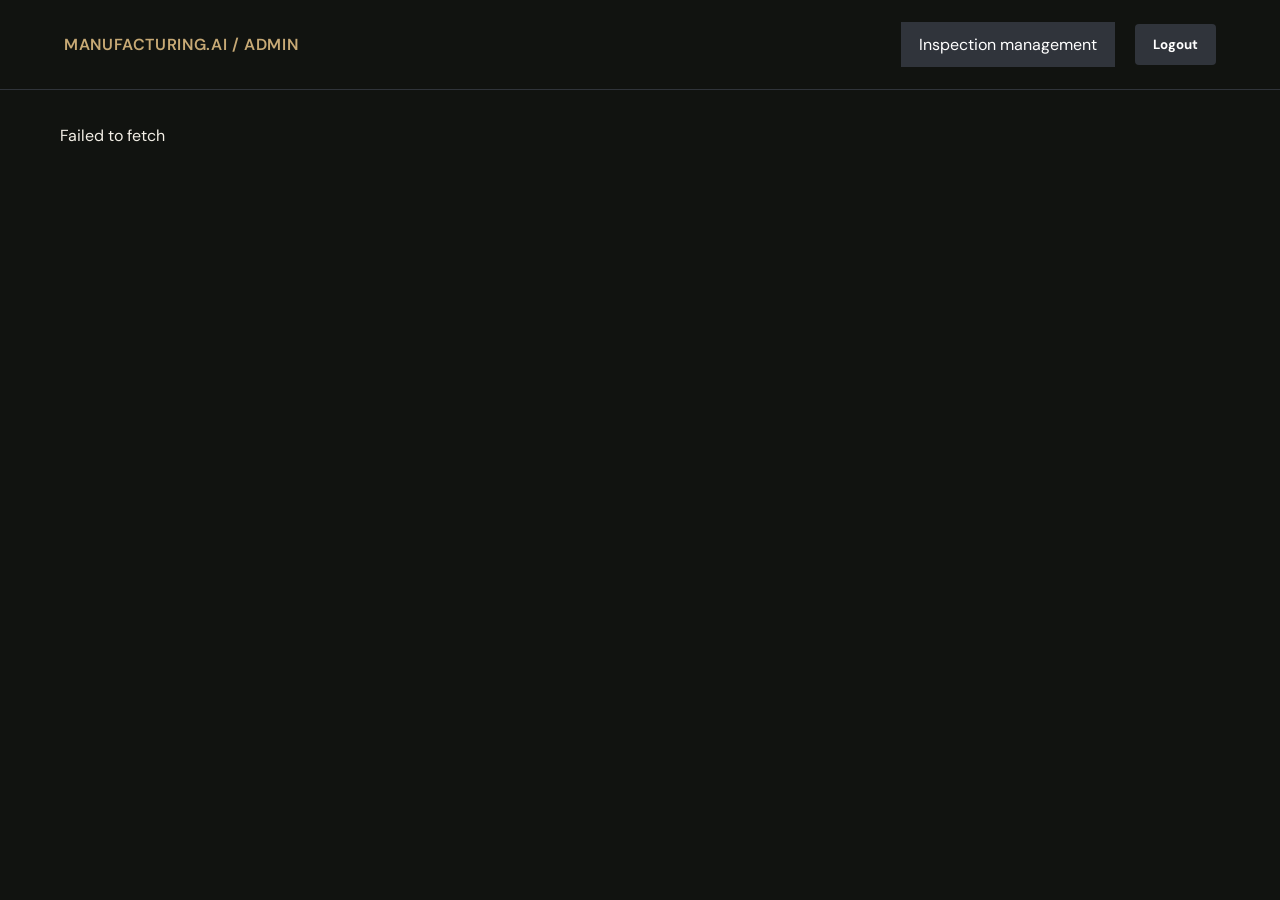
<file: app/pages/admin.html>
<!DOCTYPE html>
<html lang="en">
<head>
  <meta charset="UTF-8">
  <meta name="viewport" content="width=device-width, initial-scale=1">
  <title>Administrator | Manufacturing AI</title>
  <style>
    @import url("https://fonts.googleapis.com/css2?family=Cormorant+Garamond:ital,wght@0,400;0,500;0,600;0,700;1,500;1,600&family=DM+Sans:wght@400;500;600;700&display=swap");
    * { box-sizing: border-box; }
    body {
      margin: 0;
      font-family: "DM Sans", "Segoe UI", sans-serif;
      background: #111310;
      color: #f3efe6;
    }
    h1, h2, h3 { font-family: "Cormorant Garamond", Georgia, serif; }
    header {
      padding: 22px 5%;
      border-bottom: 1px solid #30343a;
      display: flex;
      justify-content: space-between;
      align-items: center;
      gap: 16px;
    }
    .brand { color: #c7a975; font-weight: 600; letter-spacing: .04em; }
    main { max-width: 1200px; margin: 35px auto; padding: 0 20px; }
    h1 { font-size: 32px; }
    h2 { font-size: 20px; margin-top: 0; }
    .muted { color: #aeb2bb; }
    .grid {
      display: grid;
      grid-template-columns: repeat(auto-fit, minmax(310px, 1fr));
      gap: 20px;
    }
    .panel {
      background: linear-gradient(145deg, #1b1d18, #121411);
      border: 1px solid rgba(211, 190, 151, .2);
      border-radius: 9px;
      padding: 24px;
      margin-bottom: 22px;
    }
    label {
      display: block;
      font-size: 12px;
      color: #d6ad70;
      margin: 17px 0 7px;
      font-weight: bold;
    }
    input, select, textarea {
      width: 100%;
      padding: 12px;
      background: #111310;
      color: #fff;
      border: 1px solid #454952;
      border-radius: 5px;
      font: inherit;
    }
    textarea { min-height: 80px; resize: vertical; }
    button {
      padding: 12px 18px;
      background: #c7a975;
      color: #101216;
      border: none;
      border-radius: 4px;
      cursor: pointer;
      font-weight: bold;
      font-family: "DM Sans", "Segoe UI", sans-serif;
    }
    button:disabled { opacity: .6; cursor: wait; }
    .secondary {
      background: #30343b;
      color: #fff;
    }
    .danger { background: #7d3121; color: #fff3df; }
    .recovery-list { margin-top: 20px; border-top: 1px solid #343841; padding-top: 14px; }
    .recovery-list summary { color: #d6ad70; cursor: pointer; font-size: 13px; }
    .recovery-list[open] summary { margin-bottom: 12px; }
    .table-wrap { overflow-x: auto; }
    table { width: 100%; border-collapse: collapse; }
    th, td {
      padding: 13px;
      text-align: left;
      border-bottom: 1px solid #343841;
      font-size: 14px;
    }
    th { color: #d6ad70; }
    .message { margin-top: 12px; min-height: 20px; }
    .success { color: #8dd9a8; }
    .error { color: #ff9999; }
    .actions { display: flex; gap: 10px; align-items: center; }
  </style>
</head>
<body>
  <header>
    <div class="brand">MANUFACTURING.AI / ADMIN</div>
    <div class="actions">
      <a href="inspection-admin.html" class="secondary" style="padding:12px 18px; text-decoration:none;">
        Inspection management
      </a>
      <span id="adminName"></span>
      <button class="secondary" id="logoutBtn">Logout</button>
    </div>
  </header>

  <main id="dashboard" hidden>
    <h1>Administrator Dashboard</h1>
    <p class="muted">
      Manage manufacturing machines and technical manuals.
    </p>

    <div class="grid">
      <section class="panel">
        <h2>Register Machine</h2>
        <form id="machineForm">
          <label for="machineId">MACHINE ID</label>
          <input id="machineId" placeholder="M-CNC300" required>

          <label for="machineName">MACHINE NAME</label>
          <input id="machineName" placeholder="CNC Milling Machine" required>

          <label for="machineModel">MODEL</label>
          <input id="machineModel" placeholder="CNC-300" required>

          <label for="machineDescription">DESCRIPTION</label>
          <textarea id="machineDescription"></textarea>

          <button type="submit">Register Machine</button>
          <p class="message" id="machineMessage" role="status"></p>
        </form>
      </section>

      <section class="panel">
        <h2>Upload PDF Manual</h2>
        <form id="manualForm">
          <label for="manualMachine">SELECT MACHINE</label>
          <select id="manualMachine" required>
            <option value="">Select machine</option>
          </select>

          <label for="documentId">DOCUMENT ID</label>
          <input id="documentId" placeholder="CNC-OPS-01" required>

          <label for="revision">REVISION</label>
          <input id="revision" placeholder="1.0" required>

          <label for="pdfFile">PDF DOCUMENT</label>
          <input id="pdfFile" type="file"
                 accept=".pdf,application/pdf" required>

          <button type="submit">Upload Manual</button>
          <p class="message" id="manualMessage" role="status"></p>
        </form>
      </section>
    </div>

    <section class="panel">
      <h2>Registered Machines</h2>
      <div class="table-wrap">
        <table>
          <thead>
            <tr>
              <th>Machine ID</th>
              <th>Name</th>
              <th>Model</th>
              <th>Description</th>
              <th>Actions</th>
            </tr>
          </thead>
          <tbody id="machineTable"></tbody>
        </table>
      </div>
      <details class="recovery-list">
        <summary>Recover inactive machines</summary>
        <div class="table-wrap">
          <table>
            <thead>
              <tr>
                <th>Machine ID</th>
                <th>Name</th>
                <th>Model</th>
                <th>Description</th>
                <th>Actions</th>
              </tr>
            </thead>
            <tbody id="inactiveMachineTable"></tbody>
          </table>
        </div>
      </details>
    </section>

    <section class="panel">
      <div class="actions" style="justify-content:space-between">
        <h2>Manual Library</h2>
        <button class="secondary" id="refreshBtn">
          Refresh Status
        </button>
      </div>
      <div class="table-wrap">
        <table>
          <thead>
            <tr>
              <th>Machine / Product</th>
              <th>Document ID</th>
              <th>Revision</th>
              <th>Filename</th>
              <th>Processing</th>
              <th>Chunks</th>
              <th>Actions</th>
            </tr>
          </thead>
          <tbody id="manualTable"></tbody>
        </table>
      </div>
      <details class="recovery-list">
        <summary>Recover inactive manuals</summary>
        <div class="table-wrap">
          <table>
            <thead>
              <tr>
                <th>Machine / Product</th>
                <th>Document ID</th>
                <th>Revision</th>
                <th>Filename</th>
                <th>Processing</th>
                <th>Chunks</th>
                <th>Actions</th>
              </tr>
            </thead>
            <tbody id="inactiveManualTable"></tbody>
          </table>
        </div>
      </details>
    </section>
  </main>

  <main id="accessMessage">Verifying administrator access...</main>

 <script src="../../js/api.js"></script>
<script src="../../js/admin-dashboard.js?v=20261103-recovery"></script>
</body>
</html>
</file>
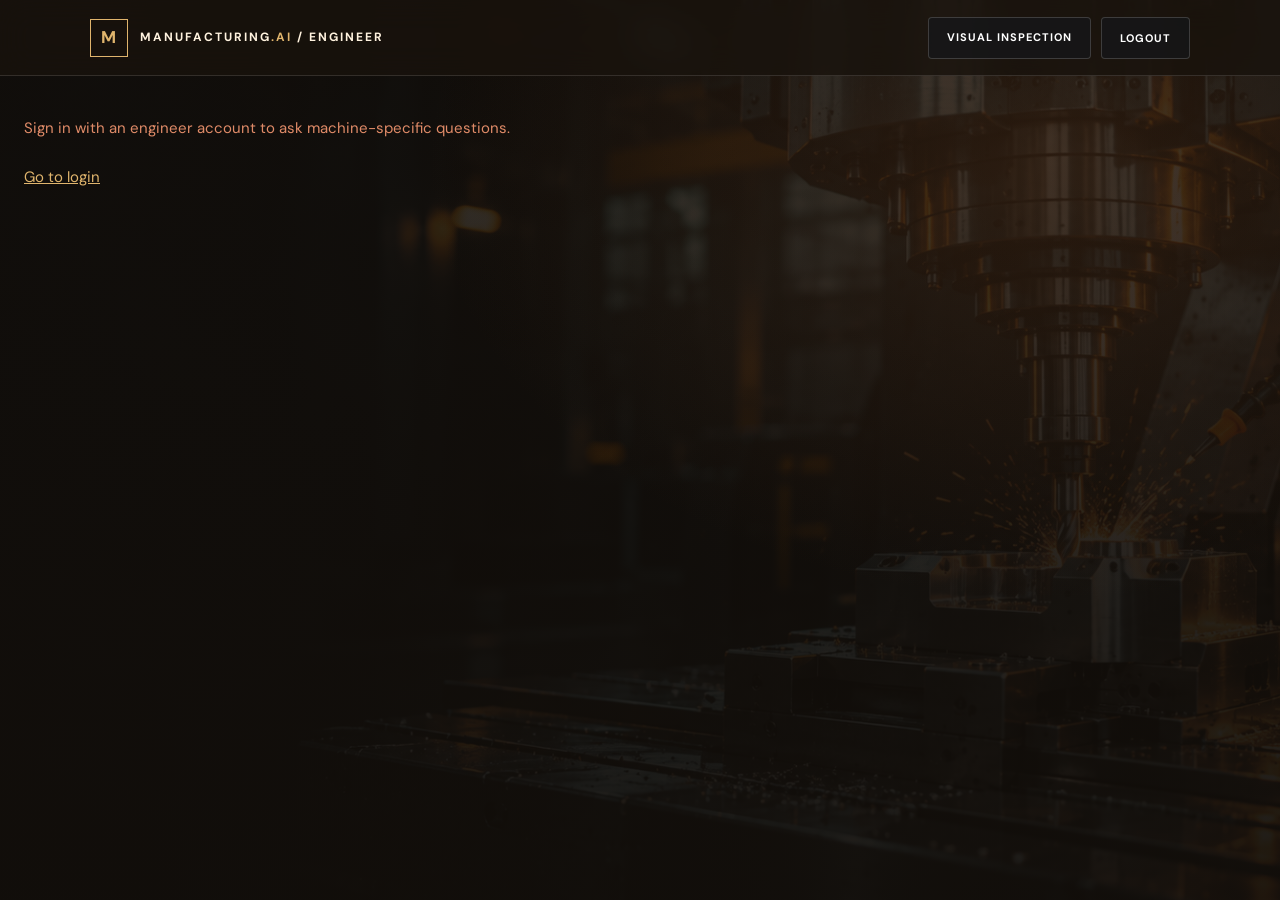
<file: app/pages/assistant.html>
<!DOCTYPE html>
<html lang="en">
<head>
  <meta charset="UTF-8">
  <meta name="viewport" content="width=device-width, initial-scale=1">
  <title>Engineer AI Assistant | Manufacturing AI</title>
  <link rel="stylesheet" href="../css/inspection.css?v=20261103-warm">
  <link rel="stylesheet" href="../css/assistant.css">
</head>
<body data-role="ENGINEER">
  <header>
    <a class="brand" href="../../index.html" aria-label="Manufacturing AI home">
      <span class="brand-mark">M</span>
      <span>MANUFACTURING<span class="brand-accent">.AI</span> / ENGINEER</span>
    </a>
    <div class="actions">
      <span id="userName" class="muted"></span>
      <a class="button secondary" href="inspection-engineer.html">Visual inspection</a>
      <button id="logoutBtn" class="secondary" type="button">Logout</button>
    </div>
  </header>

  <main id="accessMessage">Verifying engineer access...</main>
  <main id="dashboard" hidden>
    <section class="workspace-hero" aria-labelledby="workspaceTitle">
      <img class="workspace-hero-image"
           src="../../assets/images/CNC Milling Sparks in a Modern Factory.png"
           alt="CNC milling machine cutting metal and producing sparks">
      <div class="workspace-hero-content">
        <p class="workspace-kicker">Secure workspace / engineer</p>
        <h1 id="workspaceTitle">ASK YOUR<br><span>MACHINE EXPERT.</span></h1>
        <p>Choose a machine and ask questions grounded in its technical manuals. Answers include the source pages used.</p>
      </div>
    </section>

    <section class="panel assistant-panel">
      <div class="assistant-section-heading">
        <p class="workspace-kicker">01 / machine knowledge</p>
        <h2>Ask about a machine</h2>
        <p class="muted">Select the relevant machine so the assistant searches its manuals—not another machine’s documentation.</p>
      </div>

      <div id="questionForm">
        <div class="field">
          <label for="machine">Selected machine</label>
          <select id="machine" disabled>
            <option value="">Loading available machines...</option>
          </select>
        </div>
        <div class="field">
          <label for="question">Your question</label>
          <textarea id="question" rows="4" maxlength="1000"
            placeholder="For example: What is the normal hydraulic pressure range?"
            disabled></textarea>
          <div class="question-hint">
            <span>Ask about operation, maintenance, specifications, or troubleshooting.</span>
            <span id="characterCount">0 / 1000</span>
          </div>
        </div>
        <div class="assistant-actions">
          <p id="askStatus" class="message muted" role="status" aria-live="polite"></p>
          <button id="askButton" type="button" disabled>Ask assistant <span aria-hidden="true">↗</span></button>
        </div>
      </div>
    </section>

    <section class="panel answer-panel" id="resultPanel" aria-live="polite" hidden>
      <p class="workspace-kicker">02 / manual-grounded response</p>
      <div class="answer-heading">
        <h2>Answer</h2>
        <span id="answerMachine" class="machine-badge"></span>
      </div>
      <div id="answer" class="answer-content"></div>
      <div id="sourcesSection" class="sources-section" hidden>
        <h3>Manual references</h3>
        <div id="sources"></div>
      </div>
    </section>

    <p class="muted disclaimer">
      Use the cited manual pages to verify critical information. Follow approved
      site safety and lockout/tagout procedures for hazardous work.
    </p>
  </main>

  <script src="../../js/api.js?v=20261103-answer-recovery2"></script>
  <script src="../../js/engineer-assistant.js?v=20261103-answer-recovery2"></script>
</body>
</html>
</file>
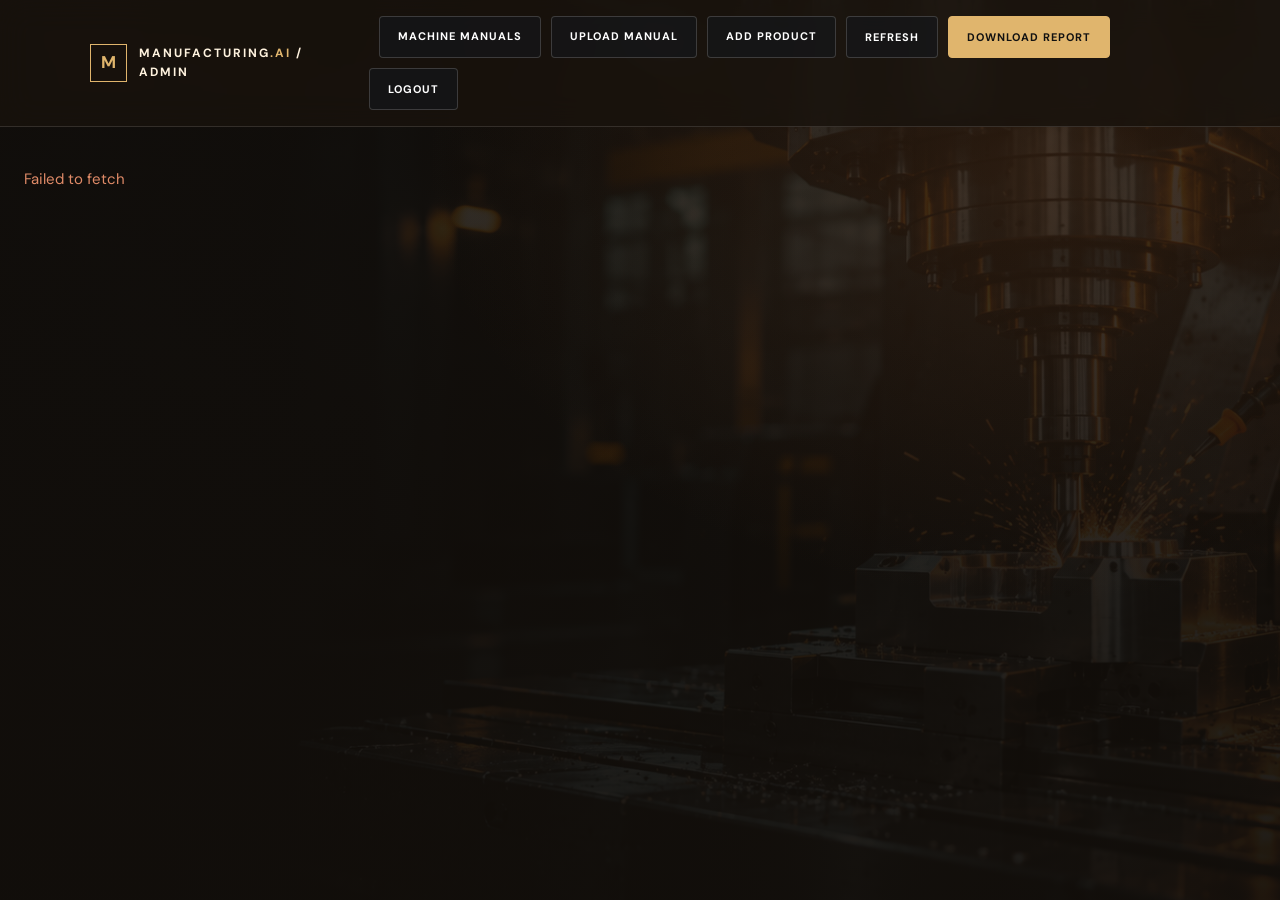
<file: app/pages/inspection-admin.html>
<!DOCTYPE html>
<html lang="en">
<head>
  <meta charset="UTF-8">
  <meta name="viewport" content="width=device-width, initial-scale=1">
  <title>Admin Inspection Dashboard | Manufacturing AI</title>
  <link rel="stylesheet" href="../css/inspection.css?v=20261103-review-poll">
</head>
<body data-role="ADMIN">
  <header>
    <a class="brand" href="../../index.html" aria-label="Manufacturing AI home">
      <span class="brand-mark">M</span>
      <span>MANUFACTURING<span class="brand-accent">.AI</span> / ADMIN</span>
    </a>
    <div class="actions">
      <span id="userName"></span>
      <a class="button secondary" href="admin.html">Machine manuals</a>
      <a class="button secondary" href="#manualManagement">Upload manual</a>
      <a class="button secondary" href="#productManagement">Add product</a>
      <button id="refreshBtn" class="secondary">Refresh</button>
      <button id="downloadReport">Download report</button>
      <button id="logoutBtn" class="secondary">Logout</button>
    </div>
  </header>
  <main id="accessMessage">Verifying administrator access...</main>
  <main id="dashboard" hidden>
    <section class="workspace-hero" aria-labelledby="workspaceTitle">
      <img class="workspace-hero-image"
           src="../../assets/images/CNC Milling Sparks in a Modern Factory.png"
           alt="CNC milling machine cutting metal and producing sparks">
      <div class="workspace-hero-content">
        <p class="workspace-kicker">Secure workspace / administrator</p>
        <h1 id="workspaceTitle">QUALITY<br><span>INTELLIGENCE.</span></h1>
        <p>Manage products and users, monitor inspection performance, and keep every quality decision in view.</p>
      </div>
    </section>

    <section class="stats">
      <div class="stat">Total inspections<strong id="totalInspections">0</strong></div>
      <div class="stat">AI flagged defective<strong id="defectiveCount">0</strong></div>
      <div class="stat">Pending supervisor review<strong id="pendingReviewCount">0</strong></div>
      <div class="stat">Reviewed<strong id="reviewedCount">0</strong></div>
      <div class="stat">AI defect rate<strong id="defectRate">0%</strong></div>
      <div class="stat">Active products<strong id="totalProducts">0</strong></div>
      <div class="stat">User accounts<strong id="totalUsers">0</strong></div>
    </section>
    <section class="panel category-dashboard" aria-labelledby="categoryDashboardTitle">
      <div class="category-dashboard-heading">
        <div>
          <p class="workspace-kicker">Inspection overview</p>
          <h2 id="categoryDashboardTitle">Images by product category</h2>
          <p class="muted small">Categories come from each product record. AI results remain Normal or Defective.</p>
        </div>
        <span class="category-total"><strong id="categoryImageTotal">0</strong><span>images in view</span></span>
      </div>
      <div id="categoryOverview" class="category-overview" aria-live="polite">
        <p class="muted small">Category totals will appear after the first inspection.</p>
      </div>
    </section>
    <section class="analytics-grid" aria-label="Visual inspection analysis">
      <article class="panel analytics-panel">
        <p class="workspace-kicker">Quality snapshot</p>
        <h2>Inspection outcome analysis</h2>
        <p class="muted small">Outcome distribution for the currently selected inspection view.</p>
        <div id="outcomeChart" class="chart-container"></div>
      </article>
    </section>
    <section class="panel visual-inspection-panel" aria-labelledby="visualInspectionTitle">
      <div class="actions">
        <div>
          <p class="workspace-kicker">Latest uploads</p>
          <h2 id="visualInspectionTitle">Visual inspection</h2>
        </div>
        <span class="muted small">Select an image to inspect it at full size.</span>
      </div>
      <div id="visualInspectionGallery" class="visual-inspection-gallery" aria-live="polite">
        <p class="muted small">Latest inspection images will appear here.</p>
      </div>
    </section>

    <section class="panel" aria-labelledby="adminUploadTitle">
      <p class="workspace-kicker">Administrator tools / image inspection</p>
      <h2 id="adminUploadTitle">Run a visual inspection</h2>
      <p class="muted">Submit product images for the same AI-assisted screening available to engineers.</p>
      <form id="uploadForm">
        <div class="upload-layout">
          <div class="upload-product-field">
            <label for="inspectionProduct">Product</label>
            <select id="inspectionProduct" data-product-select required></select>
            <p class="small muted">Select the matching product before uploading its images.</p>
          </div>
          <div class="upload-content">
            <input id="inspectionImages" class="visually-hidden" type="file" accept="image/jpeg,image/png" multiple>
            <div id="imageDropzone" class="image-dropzone" role="button" tabindex="0" aria-controls="inspectionImages" aria-label="Choose or drop product images">
              <span class="upload-icon" aria-hidden="true">
                <svg viewBox="0 0 48 48" fill="none">
                  <path d="M24 32V9m0 0-9 9m9-9 9 9M9 29v10h30V29" stroke="currentColor" stroke-width="2" stroke-linecap="round" stroke-linejoin="round"/>
                </svg>
              </span>
              <strong>Drop product images here</strong>
              <span class="muted">or choose files from your device</span>
              <button id="chooseImages" class="secondary choose-images" type="button">Choose images</button>
              <span class="upload-hint">JPEG or PNG · 1–10 images · 5 MiB each. Invalid files are saved as failed attempts.</span>
            </div>
            <div id="imagePreview" class="image-preview-grid" aria-live="polite"></div>
          </div>
        </div>
        <div class="upload-submit-row">
          <p class="small muted">Administrator submissions are attributed to your account and appear in the audit history.</p>
          <button id="uploadButton" type="submit">Run inspection <span aria-hidden="true">↗</span></button>
        </div>
        <p id="uploadMessage" class="message" role="status"></p>
      </form>
    </section>

    <section class="panel" aria-labelledby="engineerStatsTitle">
      <p class="workspace-kicker">Team oversight</p>
      <h2 id="engineerStatsTitle">Inspection activity by engineer</h2>
      <div id="engineerStats" class="muted"></div>
    </section>

    <section id="manualManagement" class="panel" aria-labelledby="manualManagementTitle">
      <p class="workspace-kicker">Administrator tools / manuals</p>
      <h2 id="manualManagementTitle">Upload a manual</h2>
      <p class="muted">Upload a machine manual for the assistant or attach a product manual to the inspection catalog.</p>
      <form id="manualForm">
        <div class="grid">
          <div class="field">
            <label for="manualOwnerType">Manual belongs to</label>
            <select id="manualOwnerType" required>
              <option value="machine">Machine (assistant)</option>
              <option value="product">Inspection product</option>
            </select>
          </div>
          <div class="field" id="manualMachineField">
            <label for="manualMachine">Machine</label>
            <select id="manualMachine" required>
              <option value="">Loading machines...</option>
            </select>
          </div>
          <div class="field" id="manualProductField" hidden>
            <label for="manualProduct">Product</label>
            <select id="manualProduct" data-product-select>
              <option value="">Loading products...</option>
            </select>
          </div>
          <div class="field">
            <label for="documentId">Document ID</label>
            <input id="documentId" maxlength="50" placeholder="CNC-OPS-01 or SKU-MANUAL" required>
          </div>
          <div class="field">
            <label for="revision">Revision</label>
            <input id="revision" maxlength="20" placeholder="1.0" required>
          </div>
        </div>
        <label for="pdfFile">PDF document</label>
        <input id="pdfFile" type="file" accept=".pdf,application/pdf" required>
        <p class="small muted">Choose a PDF manual for the selected machine or product. Processing status will appear in the library below.</p>
        <button id="manualUploadButton" type="submit">Upload and process manual</button>
        <p id="manualMessage" class="message" role="status"></p>
      </form>

        <section class="manual-registration" aria-labelledby="registerMachineTitle">
          <h3 id="registerMachineTitle">Add a machine</h3>
          <p class="small muted">Register a machine here, then select it above to upload its assistant manual.</p>
          <form id="inspectionMachineForm">
            <div class="grid">
              <div class="field">
                <label for="inspectionMachineId">Machine ID</label>
                <input id="inspectionMachineId" placeholder="M-CNC300" required>
              </div>
              <div class="field">
                <label for="inspectionMachineName">Machine name</label>
                <input id="inspectionMachineName" placeholder="CNC Milling Machine" required>
              </div>
              <div class="field">
                <label for="inspectionMachineModel">Model</label>
                <input id="inspectionMachineModel" placeholder="CNC-300" required>
              </div>
            </div>
            <label for="inspectionMachineDescription">Description</label>
            <textarea id="inspectionMachineDescription"></textarea>
            <button id="inspectionMachineButton" type="submit">Add machine</button>
            <p id="inspectionMachineMessage" class="message" role="status"></p>
          </form>
        </section>

        <div class="actions manual-library-heading">
        <h3>Manual library</h3>
        <button id="refreshManualsBtn" class="secondary" type="button">Refresh manuals</button>
      </div>
      <p id="manualLibraryMessage" class="message" role="status"></p>
      <div class="table-wrap">
        <table>
          <thead><tr><th>Machine / Product</th><th>Document ID</th><th>Revision</th><th>Filename</th><th>Processing</th><th>Chunks</th><th>Actions</th></tr></thead>
          <tbody id="manualTable"></tbody>
        </table>
      </div>
      <details class="recovery-list">
        <summary>Recover inactive manuals</summary>
        <div class="table-wrap">
          <table>
            <thead><tr><th>Machine / Product</th><th>Document ID</th><th>Revision</th><th>Filename</th><th>Processing</th><th>Chunks</th><th>Actions</th></tr></thead>
            <tbody id="inactiveManualTable"></tbody>
          </table>
        </div>
      </details>
      <h3>Machines</h3>
      <div class="table-wrap">
        <table>
          <thead><tr><th>Machine ID</th><th>Name</th><th>Model</th><th>Description</th><th>Actions</th></tr></thead>
          <tbody id="machineTable"></tbody>
        </table>
      </div>
      <details class="recovery-list">
        <summary>Recover inactive machines</summary>
        <div class="table-wrap">
          <table>
            <thead><tr><th>Machine ID</th><th>Name</th><th>Model</th><th>Description</th><th>Actions</th></tr></thead>
            <tbody id="inactiveMachineTable"></tbody>
          </table>
        </div>
      </details>
    </section>

    <div class="grid">
      <section id="productManagement" class="panel">
        <p class="workspace-kicker">Administrator tools / product catalog</p>
        <h2>Add a product for inspection</h2>
        <p class="muted">New products become available in the visual-inspection upload workflow.</p>
        <form id="productForm">
          <label for="productSku">SKU</label>
          <input id="productSku" required maxlength="64">
          <label for="productName">Product name</label>
          <input id="productName" required maxlength="160">
          <label for="productCategory">Category</label>
          <input id="productCategory" maxlength="120">
          <label for="productDescription">Description</label>
          <textarea id="productDescription"></textarea>
          <button type="submit">Add product to catalog</button>
          <p id="productMessage" class="message" role="status"></p>
        </form>
      </section>

      <section class="panel">
        <h2>Create User Account</h2>
        <form id="userForm">
          <label for="newUsername">Username</label>
          <input id="newUsername" required autocomplete="off">
          <label for="newEmail">Email</label>
          <input id="newEmail" type="email" required>
          <label for="newPassword">Temporary password</label>
          <input id="newPassword" type="password" required minlength="8" autocomplete="new-password">
          <label for="newRole">Role</label>
          <select id="newRole">
            <option value="ENGINEER">Engineer</option>
            <option value="SUPERVISOR">Supervisor</option>
            <option value="ADMIN">Admin</option>
          </select>
          <button type="submit">Create account</button>
          <p id="userMessage" class="message" role="status"></p>
        </form>
      </section>
    </div>

    <section class="panel">
      <h2>Products</h2>
      <div class="table-wrap">
        <table>
          <thead><tr><th>SKU</th><th>Name</th><th>Category</th><th>Status</th><th>Actions</th></tr></thead>
          <tbody id="productTable"></tbody>
        </table>
      </div>
      <details class="recovery-list">
        <summary>Recover inactive products</summary>
        <div class="table-wrap">
          <table>
            <thead><tr><th>SKU</th><th>Name</th><th>Category</th><th>Status</th><th>Actions</th></tr></thead>
            <tbody id="inactiveProductTable"></tbody>
          </table>
        </div>
      </details>
    </section>

    <section class="panel">
      <h2>User Accounts</h2>
      <div class="table-wrap">
        <table>
          <thead><tr><th>Username</th><th>Email</th><th>Role</th><th>Status</th><th>Actions</th></tr></thead>
          <tbody id="userTable"></tbody>
        </table>
      </div>
      <details class="recovery-list">
        <summary>Recover inactive user accounts</summary>
        <div class="table-wrap">
          <table>
            <thead><tr><th>Username</th><th>Email</th><th>Role</th><th>Status</th><th>Actions</th></tr></thead>
            <tbody id="inactiveUserTable"></tbody>
          </table>
        </div>
      </details>
    </section>

    <section class="panel">
      <div class="actions">
        <h2>All Inspections</h2>
        <span id="inspectionCount" class="muted"></span>
      </div>
      <div class="filters">
        <div class="field"><label for="historyProduct">Product</label><select id="historyProduct" data-product-select></select></div>
        <div class="field"><label for="historyMachine">Machine</label><select id="historyMachine" data-machine-select></select></div>
        <div class="field"><label for="historyCategory">Image category</label><select id="historyCategory"><option value="">All categories</option></select></div>
        <div class="field"><label for="historyStatus">Status</label><select id="historyStatus"><option value="">All statuses</option><option>QUEUED</option><option>PROCESSING</option><option>COMPLETED</option><option>REVIEWED</option><option>FAILED</option></select></div>
        <div class="field"><label for="historyPrediction">AI prediction</label><select id="historyPrediction"><option value="">All predictions</option><option>NORMAL</option><option>DEFECTIVE</option><option>UNCERTAIN</option></select></div>
        <div class="field"><label for="historyFrom">From</label><input id="historyFrom" type="date"></div>
        <div class="field"><label for="historyTo">To</label><input id="historyTo" type="date"></div>
        <button id="filterBtn" type="button">Filter</button>
      </div>
      <p id="inspectionMessage" class="message" role="status"></p>
      <div class="table-wrap">
        <table>
          <thead><tr><th>Date</th><th>Submitted by</th><th>Product</th><th>Machine</th><th>Image category</th><th>Image</th><th>Status</th><th>AI prediction</th><th>Confidence score</th><th>Defect probability</th><th>Final result</th><th>Admin actions</th></tr></thead>
          <tbody id="inspectionTable"></tbody>
        </table>
      </div>
    </section>
    <p class="muted disclaimer">AI classifications and confidence values are model estimates, not calibrated probabilities or a substitute for qualified inspection.</p>
  </main>
  <dialog id="inspectionAuditDialog" aria-labelledby="inspectionAuditTitle">
    <h2 id="inspectionAuditTitle">Inspection audit trail</h2>
    <p id="inspectionAuditContext" class="muted small"></p>
    <div id="inspectionAuditEvents" class="audit-events" aria-live="polite"></div>
    <button id="closeInspectionAudit" class="secondary" type="button">Close</button>
  </dialog>
  <script src="../../js/api.js"></script>
  <script src="../../js/inspection-dashboard.js?v=20261103-review-poll"></script>
</body>
</html>
</file>
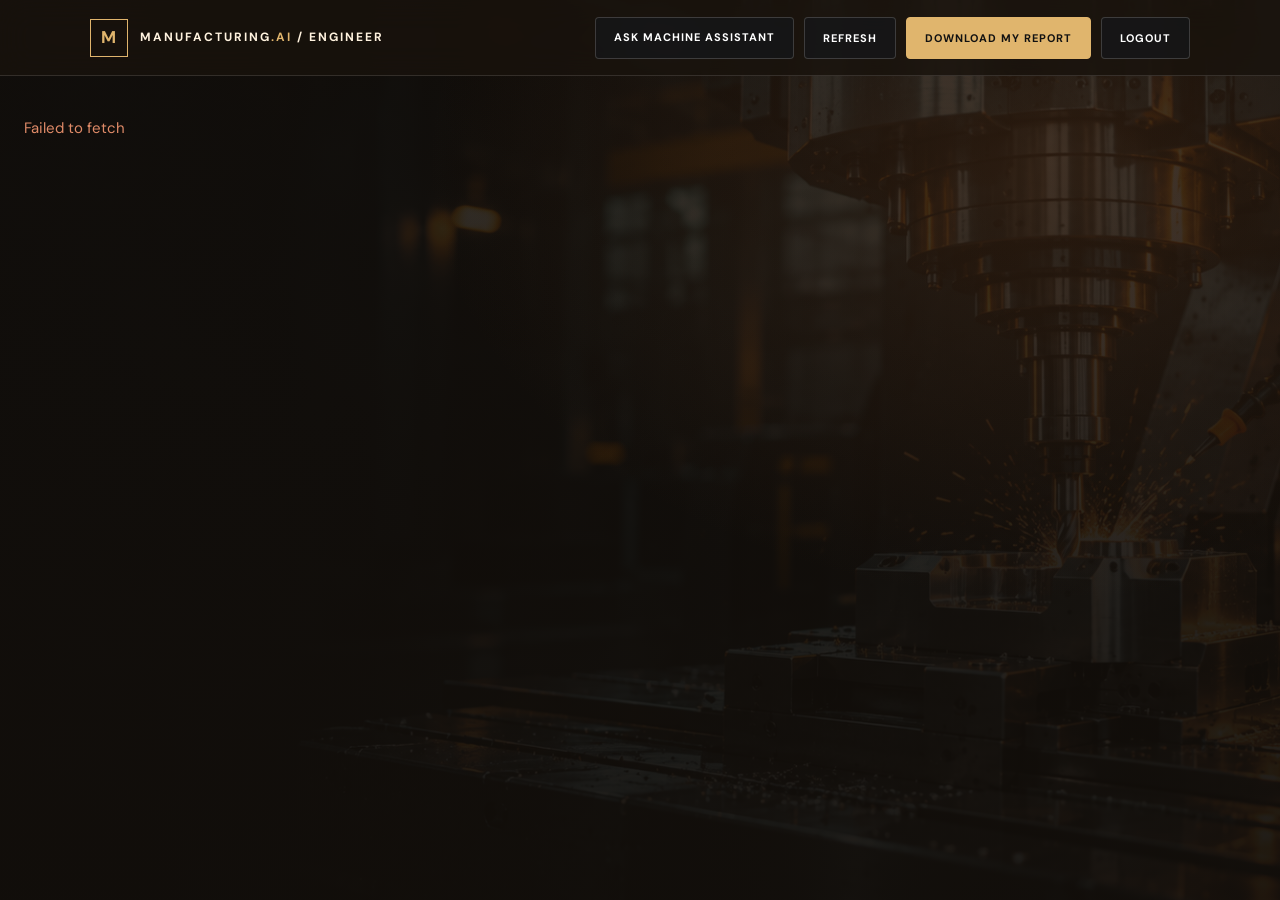
<file: app/pages/inspection-engineer.html>
<!DOCTYPE html>
<html lang="en">
<head>
  <meta charset="UTF-8">
  <meta name="viewport" content="width=device-width, initial-scale=1">
  <title>Engineer Inspection Dashboard | Manufacturing AI</title>
  <link rel="stylesheet" href="../css/inspection.css?v=20261103-review-poll">
</head>
<body data-role="ENGINEER">
  <header>
    <a class="brand" href="../../index.html" aria-label="Manufacturing AI home">
      <span class="brand-mark">M</span>
      <span>MANUFACTURING<span class="brand-accent">.AI</span> / ENGINEER</span>
    </a>
    <div class="actions">
      <span id="userName"></span>
      <a class="button secondary" href="assistant.html">Ask machine assistant</a>
      <button id="refreshBtn" class="secondary">Refresh</button>
      <button id="downloadReport">Download my report</button>
      <button id="logoutBtn" class="secondary">Logout</button>
    </div>
  </header>
  <main id="accessMessage">Verifying engineer access...</main>
  <main id="dashboard" hidden>
    <section class="workspace-hero" aria-labelledby="workspaceTitle">
      <img class="workspace-hero-image"
           src="../../assets/images/CNC Milling Sparks in a Modern Factory.png"
           alt="CNC milling machine cutting metal and producing sparks">
      <div class="workspace-hero-content">
        <p class="workspace-kicker">Secure workspace / engineer</p>
        <h1 id="workspaceTitle">INSPECT<br><span>WITH CONFIDENCE.</span></h1>
        <p>Capture product images, review AI-assisted findings, and track your inspection history.</p>
      </div>
    </section>
    <section class="stats">
      <div class="stat"><span class="stat-icon">01</span>My inspections<strong id="totalInspections">0</strong><span class="stat-caption">Images submitted</span></div>
      <div class="stat"><span class="stat-icon">02</span>AI flagged defective<strong id="defectiveCount">0</strong><span class="stat-caption">Initial model result</span></div>
      <div class="stat"><span class="stat-icon">03</span>Pending review<strong id="pendingReviewCount">0</strong><span class="stat-caption">Awaiting supervisor</span></div>
      <div class="stat"><span class="stat-icon">04</span>Reviewed<strong id="reviewedCount">0</strong><span class="stat-caption">Supervisor completed</span></div>
    </section>
    <section class="panel category-dashboard" aria-labelledby="categoryDashboardTitle">
      <div class="category-dashboard-heading">
        <div>
          <p class="workspace-kicker">Inspection overview</p>
          <h2 id="categoryDashboardTitle">Images by product category</h2>
          <p class="muted small">Categories come from each product record. AI results remain Normal or Defective.</p>
        </div>
        <span class="category-total"><strong id="categoryImageTotal">0</strong><span>images in view</span></span>
      </div>
      <div id="categoryOverview" class="category-overview" aria-live="polite">
        <p class="muted small">Category totals will appear after your first inspection.</p>
      </div>
    </section>
    <section class="analytics-grid" aria-label="Visual inspection analysis">
      <article class="panel analytics-panel">
        <p class="workspace-kicker">Quality snapshot</p>
        <h2>Inspection outcome analysis</h2>
        <p class="muted small">Outcome distribution for the currently selected inspection view.</p>
        <div id="outcomeChart" class="chart-container"></div>
      </article>
    </section>
    <section class="panel visual-inspection-panel" aria-labelledby="visualInspectionTitle">
      <div class="actions">
        <div>
          <p class="workspace-kicker">Latest uploads</p>
          <h2 id="visualInspectionTitle">Visual inspection</h2>
        </div>
        <span class="muted small">Scores update after analysis; supervisor reviews sync automatically.</span>
      </div>
      <div id="visualInspectionGallery" class="visual-inspection-gallery" aria-live="polite">
        <p class="muted small">Your latest inspection images will appear here.</p>
      </div>
    </section>
    <section class="panel">
      <p class="workspace-kicker">01 / start an inspection</p>
      <h2>Inspect a Product</h2>
      <p class="muted">Choose the product, add clear photos, and submit them for an AI-assisted visual check.</p>
      <form id="uploadForm">
        <div class="upload-layout">
          <div class="upload-product-field">
            <label for="inspectionProduct">Product</label>
            <select id="inspectionProduct" data-product-select required></select>
            <p class="small muted">Select the matching product before uploading its images.</p>
          </div>
          <div class="upload-content">
            <input id="inspectionImages" class="visually-hidden" type="file" accept="image/jpeg,image/png" multiple>
            <div id="imageDropzone" class="image-dropzone" role="button" tabindex="0" aria-controls="inspectionImages" aria-label="Choose or drop product images">
              <span class="upload-icon" aria-hidden="true">
                <svg viewBox="0 0 48 48" fill="none">
                  <path d="M24 32V9m0 0-9 9m9-9 9 9M9 29v10h30V29" stroke="currentColor" stroke-width="2" stroke-linecap="round" stroke-linejoin="round"/>
                </svg>
              </span>
              <strong>Drop product images here</strong>
              <span class="muted">or choose files from your device</span>
              <button id="chooseImages" class="secondary choose-images" type="button">Choose images</button>
              <span class="upload-hint">JPEG or PNG · 1–10 images · 5 MiB each. Invalid files are saved as failed attempts.</span>
            </div>
            <div id="imagePreview" class="image-preview-grid" aria-live="polite"></div>
          </div>
        </div>
        <div class="upload-submit-row">
          <p class="small muted">AI results are an initial visual screening and may need supervisor review.</p>
          <button id="uploadButton" type="submit">Run inspection <span aria-hidden="true">↗</span></button>
        </div>
        <p id="uploadMessage" class="message" role="status"></p>
      </form>
    </section>
    <section class="panel">
      <div class="actions">
        <div>
          <p class="workspace-kicker">02 / inspection records</p>
          <h2>My Inspection History</h2>
        </div>
        <span id="inspectionCount" class="muted"></span>
      </div>
      <div class="filters">
        <div class="field"><label for="historyMachine">Machine</label><select id="historyMachine" data-machine-select></select></div>
        <div class="field"><label for="historyCategory">Image category</label><select id="historyCategory"><option value="">All categories</option></select></div>
        <div class="field"><label for="historyProduct">Product</label><select id="historyProduct" data-product-select></select></div>
        <div class="field"><label for="historyStatus">Status</label><select id="historyStatus"><option value="">All statuses</option><option>QUEUED</option><option>PROCESSING</option><option>COMPLETED</option><option>REVIEWED</option><option>FAILED</option></select></div>
        <div class="field"><label for="historyPrediction">AI prediction</label><select id="historyPrediction"><option value="">All predictions</option><option>NORMAL</option><option>DEFECTIVE</option><option>UNCERTAIN</option></select></div>
        <div class="field"><label for="historyFrom">From</label><input id="historyFrom" type="date"></div>
        <div class="field"><label for="historyTo">To</label><input id="historyTo" type="date"></div>
        <button id="filterBtn" type="button">Filter</button>
      </div>
      <p id="inspectionMessage" class="message" role="status"></p>
      <div class="table-wrap">
        <table>
          <thead><tr><th>Date</th><th>Product</th><th>Machine</th><th>Image category</th><th>Image</th><th>Status</th><th>AI prediction</th><th>Confidence score</th><th>Defect probability</th><th>Supervisor review / final result</th></tr></thead>
          <tbody id="historyTable"></tbody>
        </table>
      </div>
    </section>
    <p class="muted disclaimer">AI predictions and confidence values are estimates for review, not a certified defect inspection. A supervisor can confirm or correct each completed result.</p>
  </main>
  <script src="../../js/api.js"></script>
  <script src="../../js/inspection-dashboard.js?v=20261103-review-poll"></script>
</body>
</html>
</file>
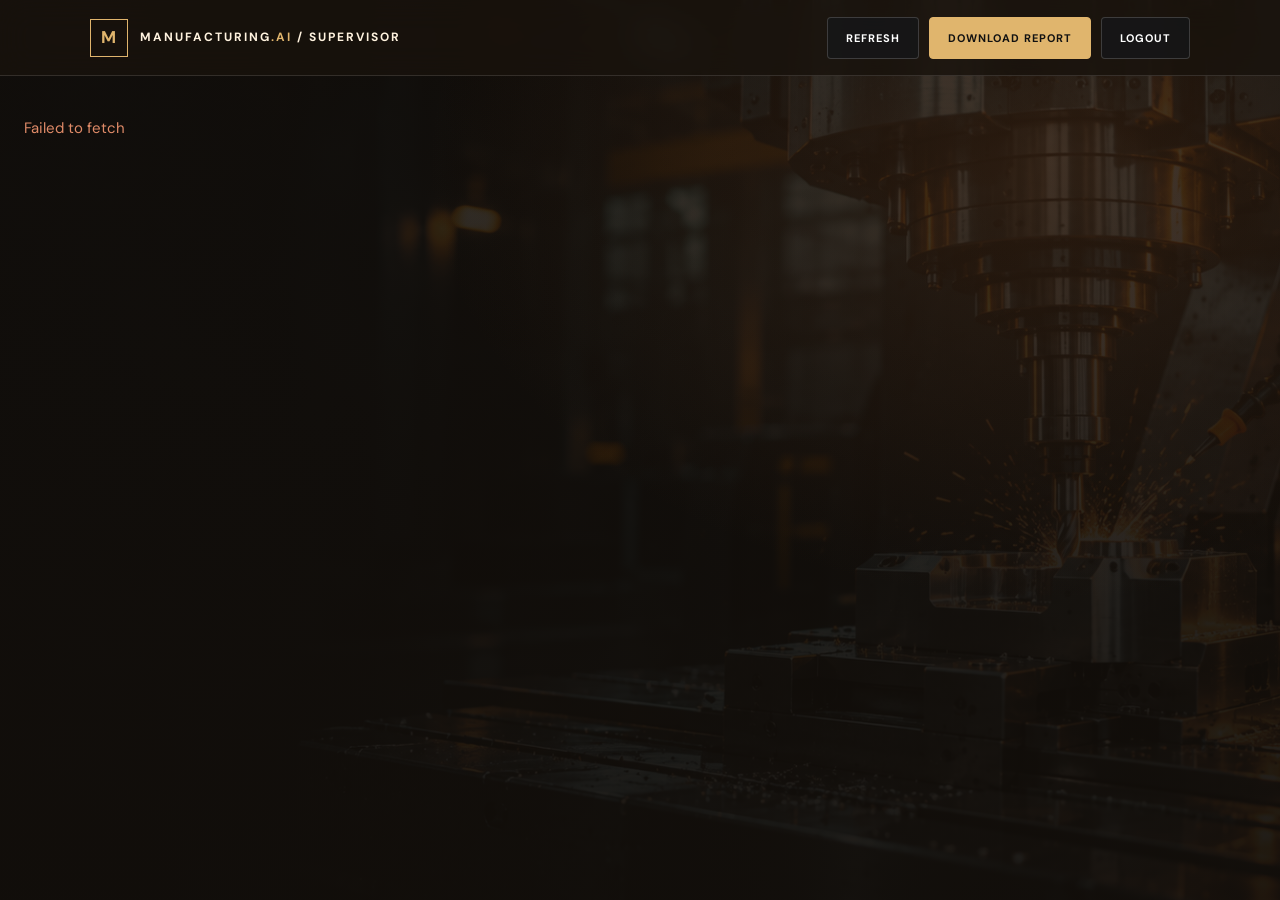
<file: app/pages/inspection-supervisor.html>
<!DOCTYPE html>
<html lang="en">
<head>
  <meta charset="UTF-8">
  <meta name="viewport" content="width=device-width, initial-scale=1">
  <title>Supervisor Inspection Dashboard | Manufacturing AI</title>
  <link rel="stylesheet" href="../css/inspection.css?v=20261103-review-poll">
</head>
<body data-role="SUPERVISOR">
  <header>
    <a class="brand" href="../../index.html" aria-label="Manufacturing AI home">
      <span class="brand-mark">M</span>
      <span>MANUFACTURING<span class="brand-accent">.AI</span> / SUPERVISOR</span>
    </a>
    <div class="actions">
      <span id="userName"></span>
      <button id="refreshBtn" class="secondary">Refresh</button>
      <button id="downloadReport">Download report</button>
      <button id="logoutBtn" class="secondary">Logout</button>
    </div>
  </header>
  <main id="accessMessage">Verifying supervisor access...</main>
  <main id="dashboard" hidden>
    <section class="workspace-hero" aria-labelledby="workspaceTitle">
      <img class="workspace-hero-image"
           src="../../assets/images/CNC Milling Sparks in a Modern Factory.png"
           alt="CNC milling machine cutting metal and producing sparks">
      <div class="workspace-hero-content">
        <p class="workspace-kicker">Secure workspace / supervisor</p>
        <h1 id="workspaceTitle">REVIEW.<br><span>REFINE. RELEASE.</span></h1>
        <p>Review every engineer inspection, compare AI estimates, and record the final quality decision.</p>
      </div>
    </section>
    <section class="stats">
      <div class="stat">Total inspections<strong id="totalInspections">0</strong></div>
      <div class="stat">AI flagged defective<strong id="defectiveCount">0</strong></div>
      <div class="stat">AI uncertain<strong id="uncertainCount">0</strong></div>
      <div class="stat">Pending review<strong id="pendingReviewCount">0</strong></div>
      <div class="stat">Reviewed<strong id="reviewedCount">0</strong></div>
      <div class="stat">Defect rate estimate<strong id="defectRate">0%</strong></div>
    </section>
    <section class="panel category-dashboard" aria-labelledby="categoryDashboardTitle">
      <div class="category-dashboard-heading">
        <div>
          <p class="workspace-kicker">Inspection overview</p>
          <h2 id="categoryDashboardTitle">Images by product category</h2>
          <p class="muted small">Categories come from each product record. AI results remain Normal or Defective.</p>
        </div>
        <span class="category-total"><strong id="categoryImageTotal">0</strong><span>images in view</span></span>
      </div>
      <div id="categoryOverview" class="category-overview" aria-live="polite">
        <p class="muted small">Category totals will appear after the first inspection.</p>
      </div>
    </section>
    <section class="analytics-grid" aria-label="Visual inspection analysis">
      <article class="panel analytics-panel">
        <p class="workspace-kicker">Quality snapshot</p>
        <h2>Inspection outcome analysis</h2>
        <p class="muted small">Outcome distribution for the currently selected inspection view.</p>
        <div id="outcomeChart" class="chart-container"></div>
      </article>
    </section>
    <section class="panel visual-inspection-panel" aria-labelledby="visualInspectionTitle">
      <div class="actions">
        <div>
          <p class="workspace-kicker">Latest uploads</p>
          <h2 id="visualInspectionTitle">Visual inspection</h2>
        </div>
        <span class="muted small">Select an image to inspect it at full size.</span>
      </div>
      <div id="visualInspectionGallery" class="visual-inspection-gallery" aria-live="polite">
        <p class="muted small">Latest inspection images will appear here.</p>
      </div>
    </section>
    <section class="panel">
      <h2>Inspection and Defect Statistics by Engineer</h2>
      <div id="engineerStats" class="muted"></div>
    </section>
    <section class="panel" aria-labelledby="machineInspectionStatsTitle">
      <div class="actions">
        <div>
          <p class="workspace-kicker">Machine quality analysis</p>
          <h2 id="machineInspectionStatsTitle">Inspection results by machine</h2>
        </div>
        <span class="muted small">Based on the current inspection filters.</span>
      </div>
      <div class="table-wrap">
        <table>
          <thead>
            <tr>
              <th>Machine</th>
              <th>Inspections</th>
              <th>Normal</th>
              <th>AI flagged defective</th>
              <th>Pending review</th>
              <th>Reviewed</th>
            </tr>
          </thead>
          <tbody id="machineInspectionStats">
            <tr><td colspan="6" class="table-empty">Machine analysis will appear here.</td></tr>
          </tbody>
        </table>
      </div>
    </section>
    <section class="panel">
      <div class="actions">
        <h2>All Engineer Inspections</h2>
        <span id="inspectionCount" class="muted"></span>
      </div>
      <div class="filters">
        <div class="field"><label for="historyMachine">Machine</label><select id="historyMachine" data-machine-select></select></div>
        <div class="field"><label for="historyCategory">Image category</label><select id="historyCategory"><option value="">All categories</option></select></div>
        <div class="field"><label for="historyStatus">Status</label><select id="historyStatus"><option value="">All statuses</option><option>QUEUED</option><option>PROCESSING</option><option>COMPLETED</option><option>REVIEWED</option><option>FAILED</option></select></div>
        <div class="field"><label for="historyPrediction">AI prediction</label><select id="historyPrediction"><option value="">All predictions</option><option>NORMAL</option><option>DEFECTIVE</option><option>UNCERTAIN</option></select></div>
        <div class="field"><label for="historyFrom">From</label><input id="historyFrom" type="date"></div>
        <div class="field"><label for="historyTo">To</label><input id="historyTo" type="date"></div>
        <button id="filterBtn" type="button">Filter</button>
      </div>
      <p id="inspectionMessage" class="message" role="status"></p>
      <div class="table-wrap">
        <table>
          <thead><tr><th>Date</th><th>Engineer</th><th>Product</th><th>Machine</th><th>Image category</th><th>Image</th><th>Status</th><th>Original AI prediction</th><th>Confidence score</th><th>Defect probability</th><th>Final reviewed result</th><th>Review</th></tr></thead>
          <tbody id="inspectionTable"></tbody>
        </table>
      </div>
    </section>
    <p class="muted disclaimer">AI confidence is an uncalibrated model estimate, not a measured probability. Review images and use established quality procedures before accepting an inspection result.</p>
  </main>
  <script src="../../js/api.js"></script>
  <script src="../../js/inspection-dashboard.js?v=20261103-review-poll"></script>
</body>
</html>
</file>
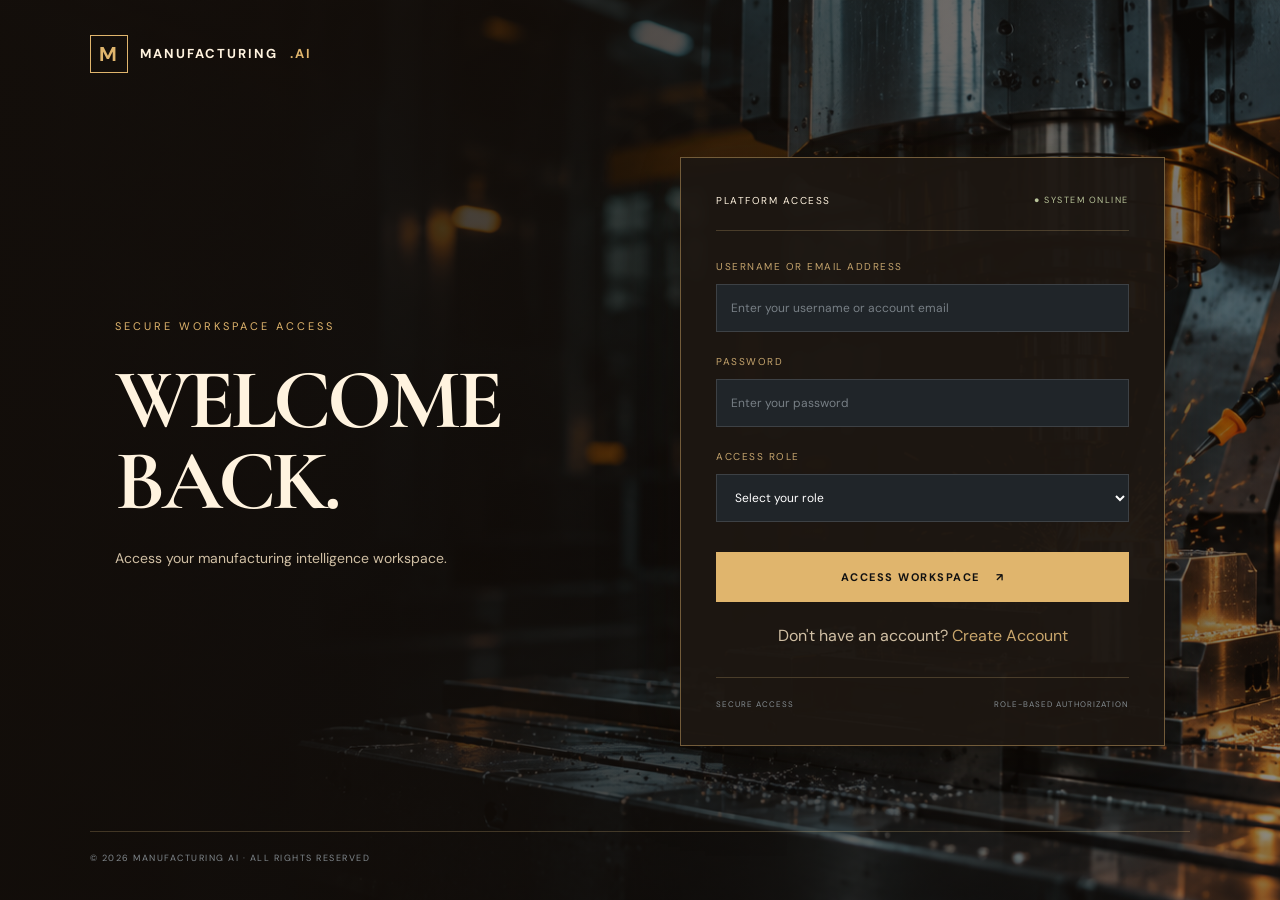
<file: app/pages/login.html>
<!DOCTYPE html>
<html lang="en">
<head>
    <meta charset="UTF-8">
    <meta name="viewport" content="width=device-width, initial-scale=1.0">

    <title>Login | Manufacturing AI</title>

    <!-- Bootstrap -->
    <link href="https://cdn.jsdelivr.net/npm/bootstrap@5.3.3/dist/css/bootstrap.min.css" rel="stylesheet">

    <!-- Application CSS -->
    <link rel="stylesheet" href="../../css/style.css?v=20261103-warm">
    <link rel="stylesheet" href="../css/app.css?v=20261103-warm">
</head>

<body>

    <main class="login-page">

        <a href="../../index.html" class="login-brand">
            <span class="login-brand-symbol">M</span>
            MANUFACTURING<span>.AI</span>
        </a>

        <div class="login-container">

            <div class="login-heading">
                <p class="section-label">SECURE WORKSPACE ACCESS</p>
                <h1>WELCOME<br>BACK.</h1>
                <p>Access your manufacturing intelligence workspace.</p>
            </div>

            <div class="login-panel">

                <div class="login-panel-header">
                    <span>PLATFORM ACCESS</span>
                    <span class="system-status">● SYSTEM ONLINE</span>
                </div>

                <form id="loginForm">

                    <label for="email">USERNAME OR EMAIL ADDRESS</label>
                    <input
    type="text"
    id="email"
    placeholder="Enter your username or account email"
    autocomplete="username"
    required
>

                    <label for="password">PASSWORD</label>
                    <input
                        type="password"
                        id="password"
                        placeholder="Enter your password"
                        autocomplete="current-password"
                        required
                    >

                    <label for="role">ACCESS ROLE</label>
                    <select id="role" required>
                        <option value="" disabled selected>Select your role</option>
                        <option value="administrator">Administrator</option>
                        <option value="engineer">Engineer</option>
                        <option value="supervisor">Supervisor</option>
                    </select>

                    <button type="submit" class="login-submit">
                        ACCESS WORKSPACE <span>↗</span>
                    </button>
                    <p id="loginMessage"
   style="margin-top:15px; color:#d6ad70;"
   role="status"></p>
                    <p style="text-align:center; margin-top:20px;">
  Don't have an account?
  <a href="signup.html" style="color:#c9a66c;">
    Create Account
  </a>
</p>

                </form>

                <div class="login-security">
                    <span>SECURE ACCESS</span>
                    <span>ROLE-BASED AUTHORIZATION</span>
                </div>

            </div>

        </div>

        <footer class="login-footer">
            © 2026 MANUFACTURING AI · ALL RIGHTS RESERVED
        </footer>

    </main>
<script src="../../js/api.js?v=20261103-login-email"></script>
<script src="../../js/login-connect.js?v=20261103-login-email"></script>
</body>
</html>
</file>
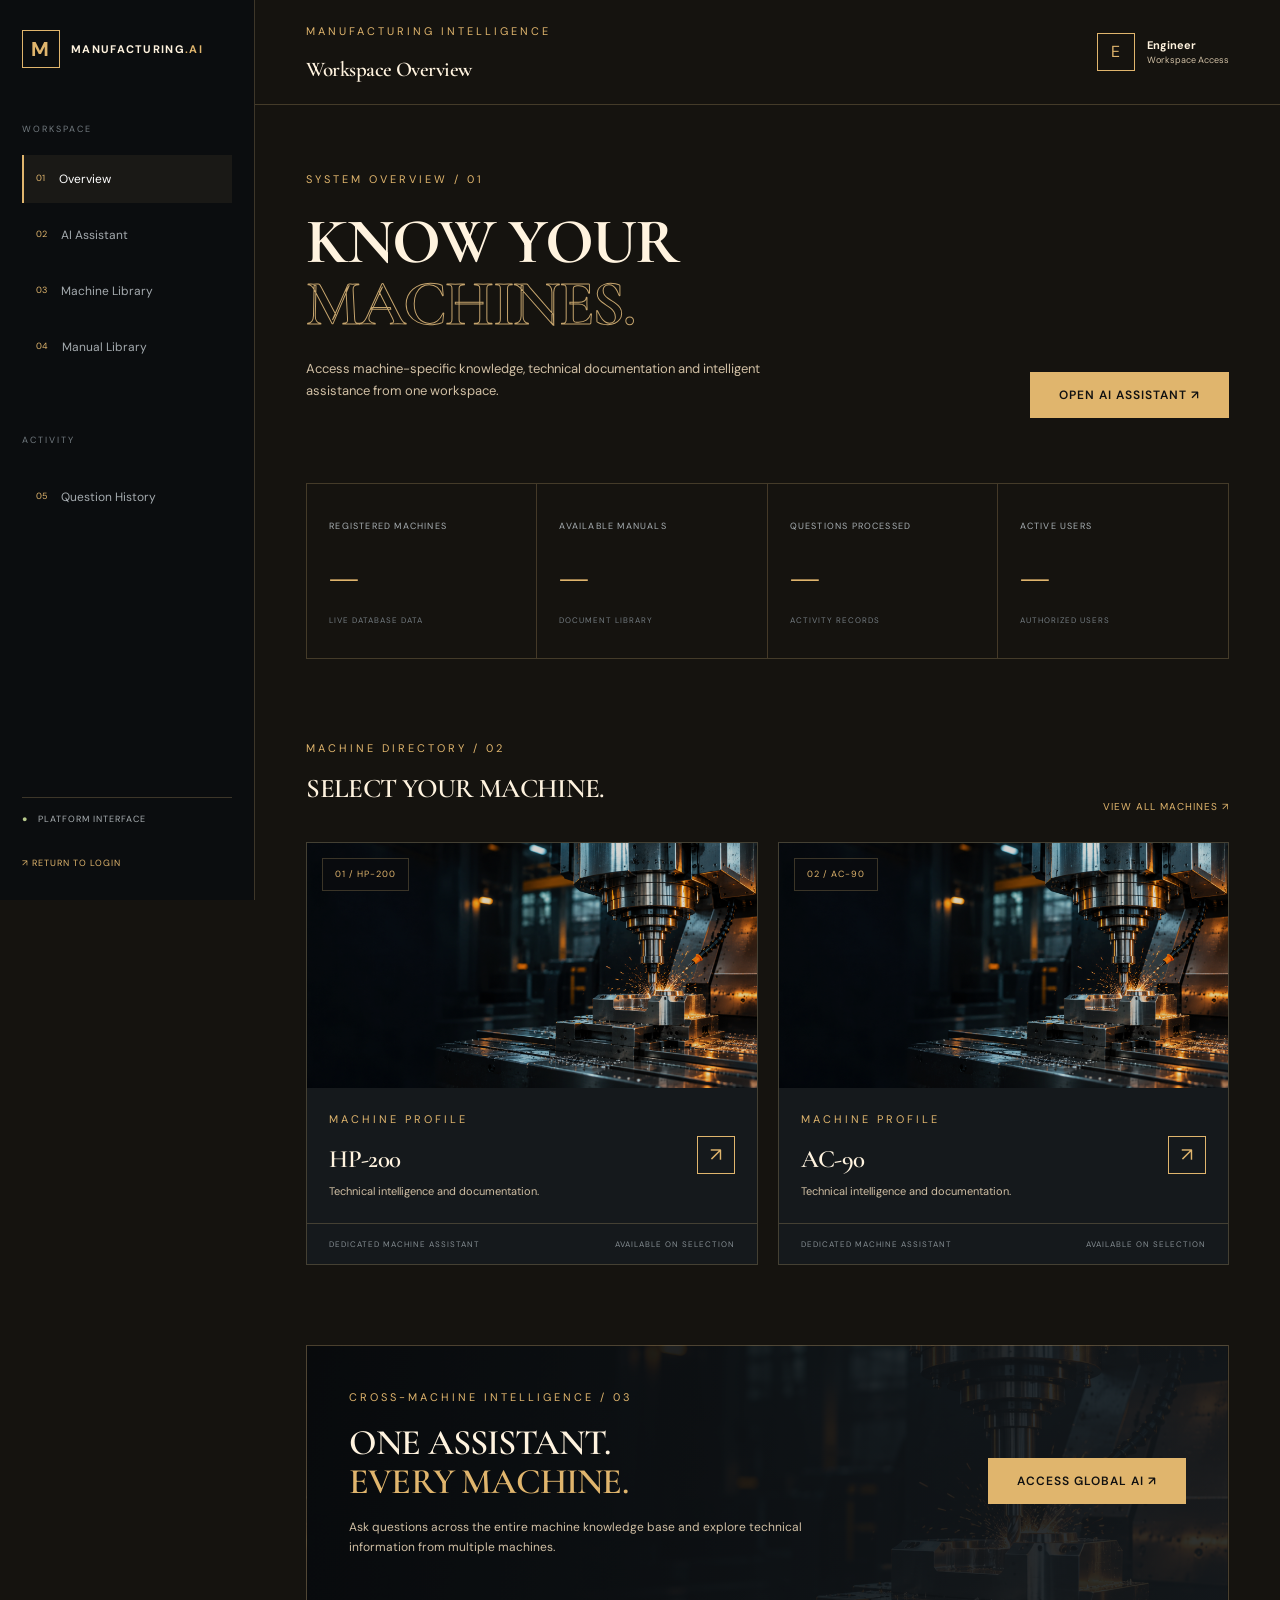
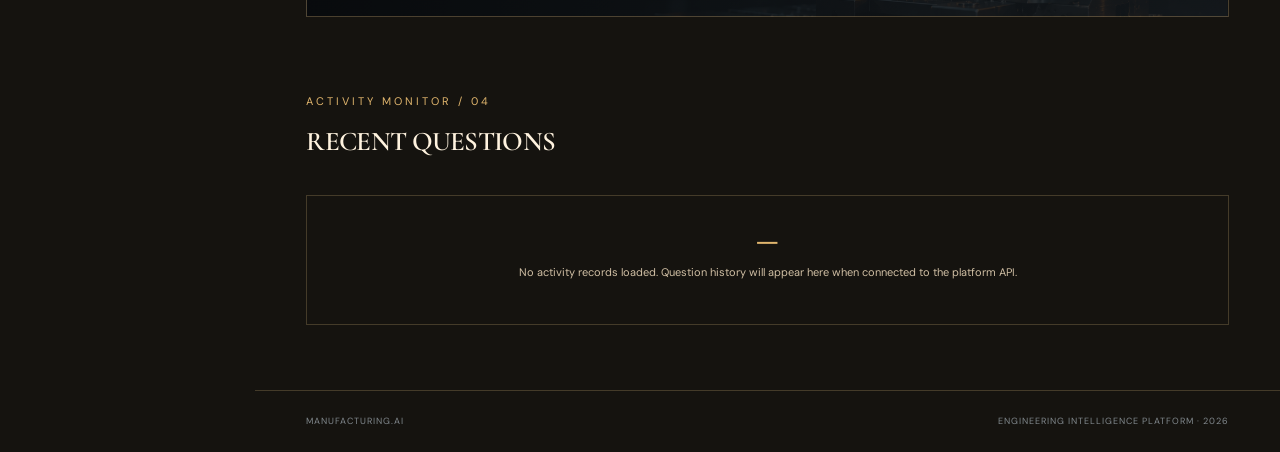
<file: app/pages/overview.html>
<!DOCTYPE html>
<html lang="en">

<head>
    <meta charset="UTF-8">
    <meta name="viewport" content="width=device-width, initial-scale=1.0">

    <title>Overview | Manufacturing AI</title>

    <!-- Bootstrap -->
    <link href="https://cdn.jsdelivr.net/npm/bootstrap@5.3.3/dist/css/bootstrap.min.css" rel="stylesheet">

    <!-- Global and Application CSS -->
    <link rel="stylesheet" href="../../css/style.css?v=20261103-warm">
    <link rel="stylesheet" href="../css/app.css?v=20261103-warm">
</head>

<body>

<div class="app-layout">

    <!-- SIDEBAR -->

    <aside class="app-sidebar">

        <a href="../../index.html" class="app-brand">
            <span class="login-brand-symbol">M</span>
            <span>MANUFACTURING<span class="brand-light">.AI</span></span>
        </a>

        <div class="sidebar-label">WORKSPACE</div>

        <nav class="sidebar-nav">

            <a href="overview.html" class="sidebar-link active">
                <span>01</span> Overview
            </a>

            <a href="assistant.html" class="sidebar-link">
                <span>02</span> AI Assistant
            </a>

            <a href="machine-library.html" class="sidebar-link">
                <span>03</span> Machine Library
            </a>

            <a href="manual-library.html" class="sidebar-link">
                <span>04</span> Manual Library
            </a>

            <div class="sidebar-label">ACTIVITY</div>

            <a href="question-history.html" class="sidebar-link">
                <span>05</span> Question History
            </a>

        </nav>

        <div class="sidebar-bottom">

            <div class="system-indicator">
                <span>●</span> PLATFORM INTERFACE
            </div>

            <a href="login.html" class="sidebar-logout">
                ↗ RETURN TO LOGIN
            </a>

        </div>

    </aside>


    <!-- MAIN WORKSPACE -->

    <main class="app-main">

        <!-- TOPBAR -->

        <header class="app-topbar">

            <div>
                <p class="section-label">MANUFACTURING INTELLIGENCE</p>
                <h2>Workspace Overview</h2>
            </div>

            <div class="topbar-user">
                <span class="user-avatar">E</span>
                <div>
                    <strong>Engineer</strong>
                    <small>Workspace Access</small>
                </div>
            </div>

        </header>


        <!-- PAGE CONTENT -->

        <section class="overview-content">

            <div class="overview-welcome">

                <div>
                    <p class="section-label">SYSTEM OVERVIEW / 01</p>

                    <h1>
                        KNOW YOUR<br>
                        <span>MACHINES.</span>
                    </h1>

                    <p>
                        Access machine-specific knowledge, technical
                        documentation and intelligent assistance
                        from one workspace.
                    </p>
                </div>

                <a href="assistant.html" class="btn-industrial">
                    OPEN AI ASSISTANT ↗
                </a>

            </div>


            <!-- PLATFORM METRICS -->

            <div class="overview-metrics">

                <div class="metric-item">
                    <span>REGISTERED MACHINES</span>
                    <h2>—</h2>
                    <small>LIVE DATABASE DATA</small>
                </div>

                <div class="metric-item">
                    <span>AVAILABLE MANUALS</span>
                    <h2>—</h2>
                    <small>DOCUMENT LIBRARY</small>
                </div>

                <div class="metric-item">
                    <span>QUESTIONS PROCESSED</span>
                    <h2>—</h2>
                    <small>ACTIVITY RECORDS</small>
                </div>

                <div class="metric-item">
                    <span>ACTIVE USERS</span>
                    <h2>—</h2>
                    <small>AUTHORIZED USERS</small>
                </div>

            </div>


            <!-- MACHINE ACCESS -->

            <div class="overview-section-heading">

                <div>
                    <p class="section-label">MACHINE DIRECTORY / 02</p>
                    <h2>SELECT YOUR MACHINE.</h2>
                </div>

                <a href="machine-library.html">
                    VIEW ALL MACHINES ↗
                </a>

            </div>


            <div class="machine-grid">

                <!-- MACHINE 01 -->

                <article class="machine-card">

                    <div class="machine-image">
                        <img
                            src="../../assets/images/CNC Milling Sparks in a Modern Factory.png"
                            alt="HP-200 industrial machine"
                        >

                        <span class="machine-number">01 / HP-200</span>
                    </div>

                    <div class="machine-details">

                        <div>
                            <p class="section-label">MACHINE PROFILE</p>
                            <h3>HP-200</h3>
                            <p>Technical intelligence and documentation.</p>
                        </div>

                        <a href="machine-library.html" class="machine-arrow">
                            ↗
                        </a>

                    </div>

                    <div class="machine-footer">
                        <span>DEDICATED MACHINE ASSISTANT</span>
                        <span>AVAILABLE ON SELECTION</span>
                    </div>

                </article>


                <!-- MACHINE 02 -->

                <article class="machine-card">

                    <div class="machine-image">
                        <img
                            src="../../assets/images/CNC Milling Sparks in a Modern Factory.png"
                            alt="AC-90 industrial machine"
                        >

                        <span class="machine-number">02 / AC-90</span>
                    </div>

                    <div class="machine-details">

                        <div>
                            <p class="section-label">MACHINE PROFILE</p>
                            <h3>AC-90</h3>
                            <p>Technical intelligence and documentation.</p>
                        </div>

                        <a href="machine-library.html" class="machine-arrow">
                            ↗
                        </a>

                    </div>

                    <div class="machine-footer">
                        <span>DEDICATED MACHINE ASSISTANT</span>
                        <span>AVAILABLE ON SELECTION</span>
                    </div>

                </article>

            </div>


            <!-- GLOBAL ASSISTANT -->

            <section class="global-assistant">

                <div>
                    <p class="section-label">CROSS-MACHINE INTELLIGENCE / 03</p>

                    <h2>ONE ASSISTANT.<br>
                        <span>EVERY MACHINE.</span>
                    </h2>

                    <p>
                        Ask questions across the entire machine
                        knowledge base and explore technical
                        information from multiple machines.
                    </p>
                </div>

                <a href="assistant.html" class="btn-industrial">
                    ACCESS GLOBAL AI ↗
                </a>

            </section>


            <!-- RECENT ACTIVITY -->

            <section class="recent-activity">

                <div class="overview-section-heading">
                    <div>
                        <p class="section-label">ACTIVITY MONITOR / 04</p>
                        <h2>RECENT QUESTIONS</h2>
                    </div>
                </div>

                <div class="activity-empty">
                    <span>—</span>
                    <p>
                        No activity records loaded.
                        Question history will appear here
                        when connected to the platform API.
                    </p>
                </div>

            </section>

        </section>


        <!-- FOOTER -->

        <footer class="app-footer">
            <span>MANUFACTURING.AI</span>
            <span>ENGINEERING INTELLIGENCE PLATFORM · 2026</span>
        </footer>

    </main>

</div>

</body>
</html>
</file>
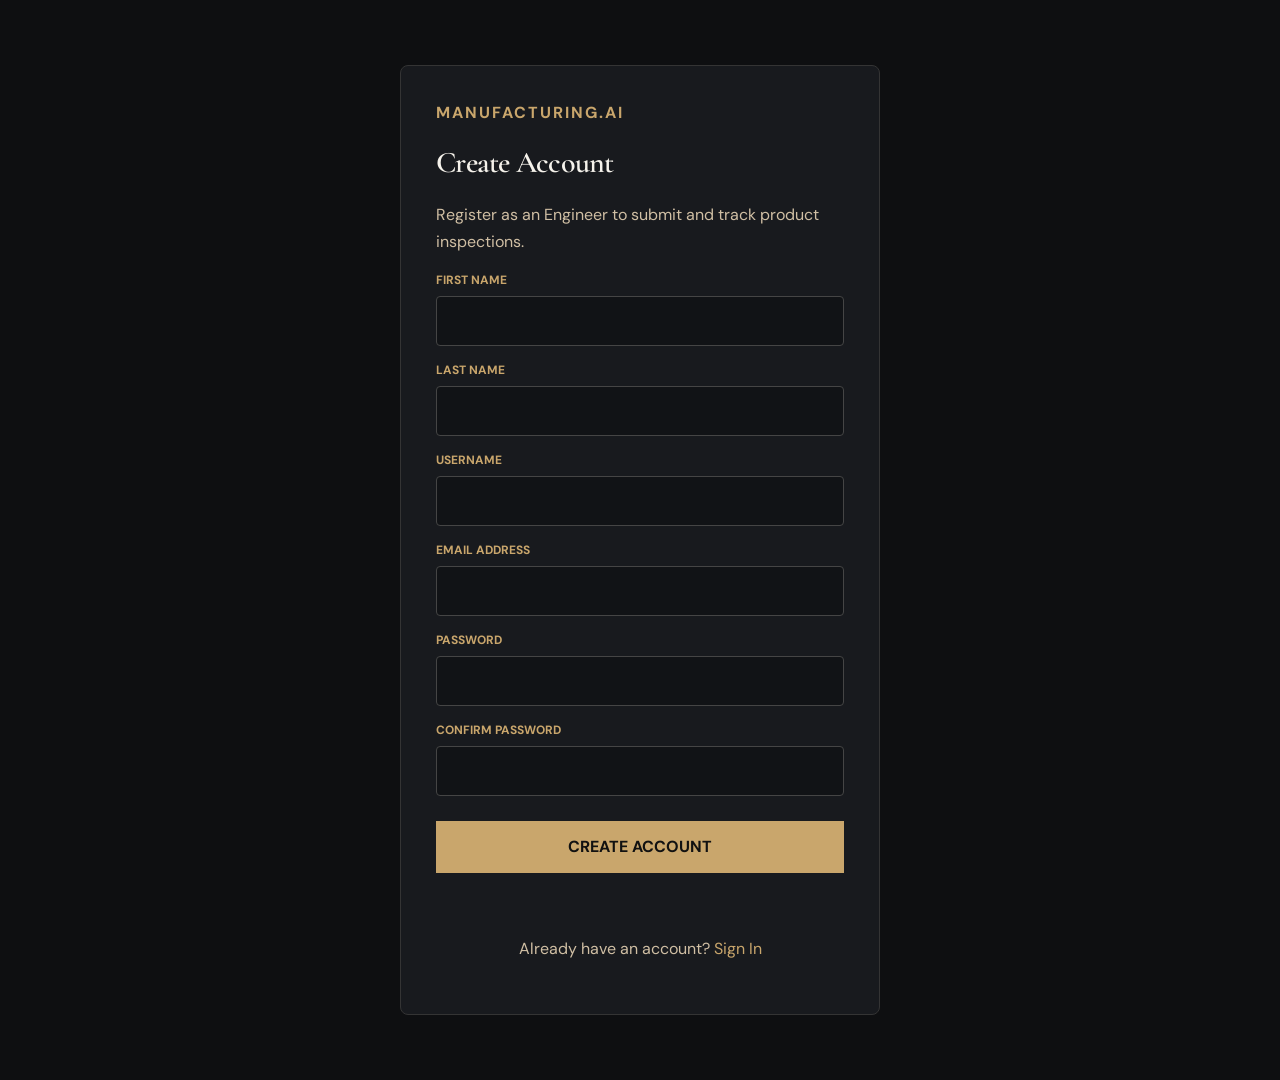
<file: app/pages/signup.html>
<!DOCTYPE html>
<html lang="en">
<head>
  <meta charset="UTF-8">
  <meta name="viewport"
        content="width=device-width, initial-scale=1.0">

  <title>Create Account | Manufacturing AI</title>

  <link
    href="https://cdn.jsdelivr.net/npm/bootstrap@5.3.3/dist/css/bootstrap.min.css"
    rel="stylesheet"
  >

  <link rel="stylesheet" href="../../css/style.css?v=20261103-warm">
  <link rel="stylesheet" href="../css/app.css?v=20261103-warm">

  <style>
    body {
      background: #0e0f11;
      color: #f5f2eb;
      font-family: var(--font-main);
    }

    .signup-container {
      max-width: 480px;
      margin: 65px auto;
      padding: 35px;
      background: #181a1e;
      border: 1px solid #343434;
      border-radius: 8px;
    }

    .brand {
      color: #c9a66c;
      font-weight: bold;
      letter-spacing: 2px;
    }

    .signup-container h1 {
      font-size: 30px;
      margin: 20px 0;
    }

    .signup-container label {
      display: block;
      margin: 15px 0 7px;
      color: #c9a66c;
      font-size: 12px;
      font-weight: bold;
    }

    .signup-container input {
      width: 100%;
      padding: 12px;
      background: #111316;
      color: white;
      border: 1px solid #454545;
      border-radius: 4px;
    }

    .signup-button {
      width: 100%;
      margin-top: 25px;
      padding: 14px;
      background: #c9a66c;
      color: #111;
      font-weight: bold;
      border: none;
      cursor: pointer;
    }

    #message {
      margin-top: 16px;
      min-height: 22px;
    }

    a {
      color: #c9a66c;
    }
  </style>
</head>

<body>
  <main class="signup-container">

    <div class="brand">MANUFACTURING.AI</div>

    <h1>Create Account</h1>

    <p>Register as an Engineer to submit and track product inspections.</p>

    <form id="signupForm">

      <label for="firstName">FIRST NAME</label>
      <input id="firstName" required>

      <label for="lastName">LAST NAME</label>
      <input id="lastName" required>

      <label for="username">USERNAME</label>
      <input id="username" autocomplete="username" required>

      <label for="email">EMAIL ADDRESS</label>
      <input id="email" type="email" autocomplete="email" required>

      <label for="password">PASSWORD</label>
      <input id="password" type="password"
             autocomplete="new-password" required>

      <label for="confirmPassword">CONFIRM PASSWORD</label>
      <input id="confirmPassword" type="password"
             autocomplete="new-password" required>

      <button class="signup-button" type="submit">
        CREATE ACCOUNT
      </button>

      <p id="message" role="status"></p>
    </form>

    <p class="text-center mt-4">
      Already have an account?
      <a href="login.html">Sign In</a>
    </p>

  </main>

  <script>
    const form = document.getElementById("signupForm");
    const message = document.getElementById("message");

    form.addEventListener("submit", async (event) => {
      event.preventDefault();

      const password =
        document.getElementById("password").value;

      const password2 =
        document.getElementById("confirmPassword").value;

      if (password !== password2) {
        message.textContent = "Passwords do not match.";
        return;
      }

      const payload = {
        username: document.getElementById("username").value.trim(),
        email: document.getElementById("email").value.trim(),
        first_name: document.getElementById("firstName").value.trim(),
        last_name: document.getElementById("lastName").value.trim(),
        password: password,
        password2: password2,
        role: "ENGINEER"
      };

      message.textContent = "Creating account...";

      try {
        const response = await fetch(
          "http://127.0.0.1:8000/api/accounts/register/",
          {
            method: "POST",
            headers: {
              "Content-Type": "application/json"
            },
            body: JSON.stringify(payload)
          }
        );

        const data = await response.json();

        if (!response.ok) {
          const details = Object.entries(data)
            .map(([key, value]) =>
              `${key}: ${Array.isArray(value) ? value.join(", ") : value}`
            )
            .join(" | ");

          throw new Error(details || "Registration failed");
        }

        message.style.color = "#83d9a7";
        message.textContent =
          "Account created! Redirecting to Sign In...";

        setTimeout(() => {
          window.location.href = "login.html";
        }, 1200);

      } catch (error) {
        message.style.color = "#ff8585";
        message.textContent = error.message;
      }
    });
  </script>
</body>
</html>
</file>
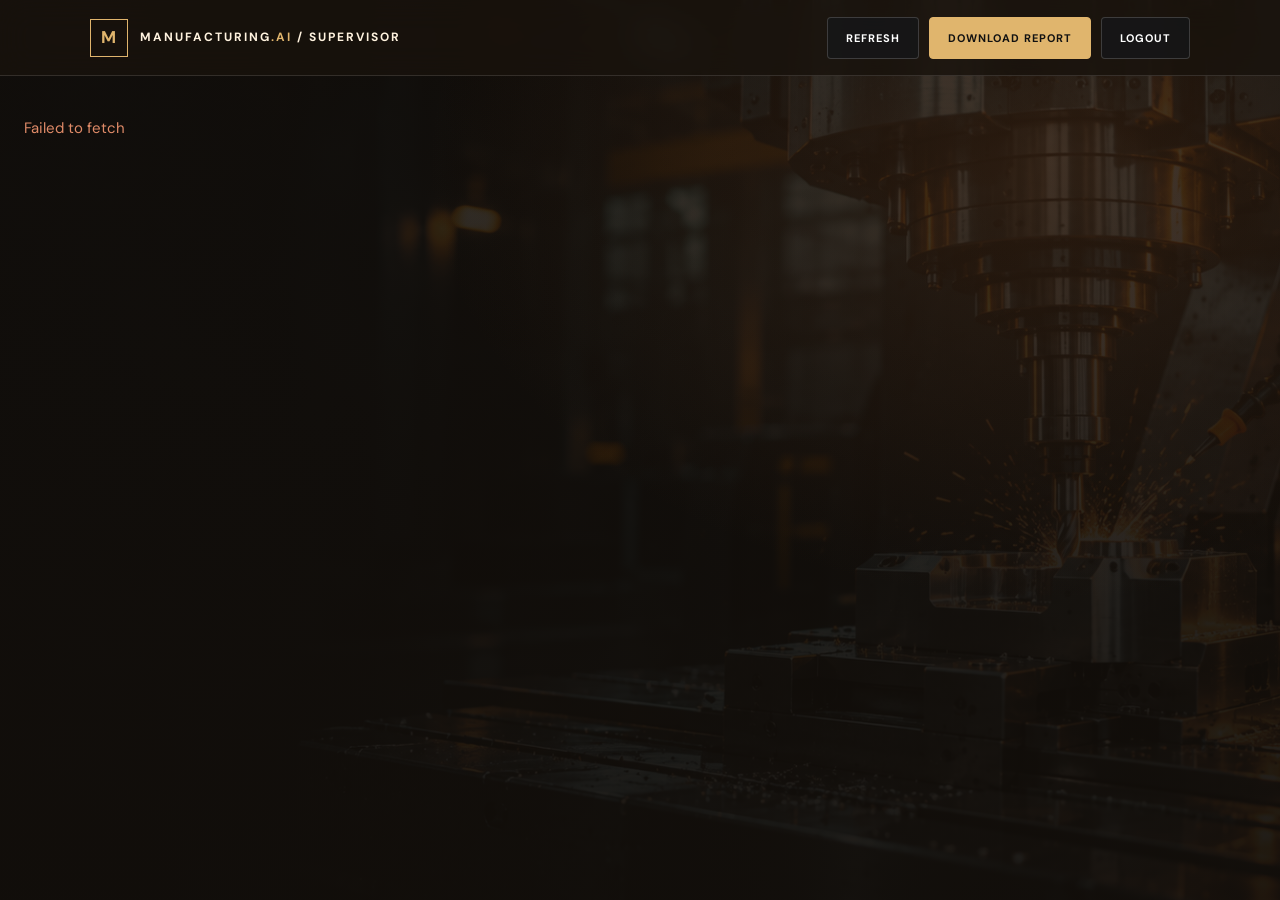
<file: app/pages/supervisor.html>
<!DOCTYPE html>
<html lang="en">
<head>
  <meta charset="UTF-8">
  <meta name="viewport" content="width=device-width, initial-scale=1">
  <meta http-equiv="refresh" content="0;url=inspection-supervisor.html">
  <script>window.location.replace("inspection-supervisor.html");</script>
  <title>Supervisor | Manufacturing AI</title>
  <style>
    * { box-sizing: border-box; }
    body {
      margin: 0;
      background: #101216;
      color: #f5f5f5;
      font-family: "DM Sans", "Segoe UI", sans-serif;
    }
    header {
      display: flex;
      justify-content: space-between;
      align-items: center;
      padding: 22px 5%;
      border-bottom: 1px solid #343841;
    }
    .brand { color: #d6ad70; font-weight: bold; }
    main { max-width: 1250px; margin: 32px auto; padding: 0 20px; }
    .muted { color: #adb3bf; }
    .stats {
      display: grid;
      grid-template-columns: repeat(auto-fit, minmax(190px, 1fr));
      gap: 16px;
      margin: 24px 0;
    }
    .card, .panel {
      background: #1b1e24;
      border: 1px solid #343841;
      border-radius: 10px;
      padding: 22px;
    }
    .card strong {
      display: block;
      font-size: 32px;
      margin-top: 12px;
      color: #d6ad70;
    }
    .panel { margin-bottom: 22px; }
    .filters {
      display: flex;
      flex-wrap: wrap;
      gap: 12px;
      align-items: end;
    }
    .filter { flex: 1; min-width: 160px; }
    label {
      display: block;
      margin-bottom: 8px;
      font-size: 12px;
      color: #d6ad70;
    }
    input, select {
      width: 100%;
      padding: 12px;
      background: #101216;
      color: #fff;
      border: 1px solid #484c55;
      border-radius: 5px;
    }
    button {
      background: #d6ad70;
      border: 0;
      border-radius: 5px;
      padding: 12px 18px;
      font-weight: bold;
      cursor: pointer;
    }
    .secondary { background: #343841; color: white; }
    .table-wrap { overflow-x: auto; }
    table { width: 100%; border-collapse: collapse; }
    th, td {
      text-align: left;
      padding: 13px;
      border-bottom: 1px solid #343841;
      font-size: 13px;
      vertical-align: top;
    }
    th { color: #d6ad70; }
    .answer { max-width: 370px; white-space: pre-wrap; }
    .question { max-width: 280px; }
    .status { font-weight: bold; }
    .answered { color: #85d6a1; }
    .insufficient { color: #ffb37f; }
    .error { color: #ff9898; }
    h2 { font-size: 20px; }
    .toolbar {
      display: flex;
      justify-content: space-between;
      align-items: center;
      gap: 15px;
    }
    @media(max-width: 700px) {
      header { gap: 12px; }
      .toolbar { align-items: start; flex-direction: column; }
    }
  </style>
</head>
<body>
  <header>
    <div class="brand">MANUFACTURING.AI / SUPERVISOR</div>
    <button id="logoutBtn" class="secondary">Logout</button>
  </header>

  <main id="accessMessage">
    Verifying supervisor access...
  </main>

  <main id="dashboard" hidden>
    <h1>Supervisor Dashboard</h1>
    <p class="muted">
      Monitor Engineer questions, AI performance and unresolved issues.
    </p>

    <section class="stats">
      <div class="card">
        Total Questions
        <strong id="totalQuestions">0</strong>
      </div>
      <div class="card">
        Answered
        <strong id="answeredQuestions">0</strong>
      </div>
      <div class="card">
        Insufficient Evidence
        <strong id="unansweredQuestions">0</strong>
      </div>
      <div class="card">
        Answer Rate
        <strong id="answerRate">0%</strong>
      </div>
      <div class="card">
        Average Response Time
        <strong id="averageTime">0s</strong>
      </div>
    </section>

    <section class="panel">
      <h2>Filter Question History</h2>
      <div class="filters">
        <div class="filter">
          <label for="machineFilter">MACHINE</label>
          <select id="machineFilter">
            <option value="">All Machines</option>
          </select>
        </div>
        <div class="filter">
          <label for="statusFilter">STATUS</label>
          <select id="statusFilter">
            <option value="">All Statuses</option>
            <option value="ANSWERED">Answered</option>
            <option value="INSUFFICIENT_EVIDENCE">
              Insufficient Evidence
            </option>
          </select>
        </div>
        <div class="filter">
          <label for="fromDate">FROM DATE</label>
          <input type="date" id="fromDate">
        </div>
        <div class="filter">
          <label for="toDate">TO DATE</label>
          <input type="date" id="toDate">
        </div>
        <button id="applyFilters">Apply Filters</button>
        <button id="clearFilters" class="secondary">Clear</button>
      </div>
      <p id="filterMessage" role="status"></p>
    </section>

    <section class="panel">
      <div class="toolbar">
        <h2>Engineer Question History</h2>
        <button id="refreshBtn" class="secondary">Refresh</button>
      </div>
      <div class="table-wrap">
        <table>
          <thead>
            <tr>
              <th>Date</th>
              <th>Engineer</th>
              <th>Machine</th>
              <th>Question</th>
              <th>AI Answer</th>
              <th>Status</th>
            </tr>
          </thead>
          <tbody id="historyTable"></tbody>
        </table>
      </div>
    </section>

    <section class="panel">
      <h2>Questions by Machine</h2>
      <div id="machineStatistics" class="muted"></div>
    </section>
  </main>

  <script src="../../js/api.js"></script>
  <script src="../../js/supervisor-dashboard.js"></script>
</body>
</html>
</file>
<file: app/css/inspection.css>
@import url("https://fonts.googleapis.com/css2?family=Cormorant+Garamond:ital,wght@0,400;0,500;0,600;0,700;1,500;1,600&family=DM+Sans:wght@400;500;600;700&display=swap");

:root {
  color-scheme: dark;
  --font-main: "DM Sans", "Segoe UI", Arial, sans-serif;
  --font-display: "Cormorant Garamond", Georgia, serif;
  --page: #15130f;
  --panel: rgba(29, 24, 18, .97);
  --border: rgba(235, 198, 132, .25);
  --text: #fff3df;
  --muted: #d0bfa4;
  --gold: #e0b56d;
  --green: #b8c88c;
  --red: #e08b68;
}

* { box-sizing: border-box; }

html { min-height: 100%; }

body {
  margin: 0;
  min-height: 100vh;
  background:
    radial-gradient(ellipse at 82% 18%, rgba(132, 75, 35, .22), transparent 42%),
    linear-gradient(rgba(18, 14, 10, .86), rgba(18, 14, 10, .94)),
    url("../../assets/images/CNC Milling Sparks in a Modern Factory.png")
      center / cover fixed;
  color: var(--text);
  font: 15px/1.6 var(--font-main);
}

header {
  min-height: 76px;
  padding: 16px 7%;
  border-bottom: 1px solid rgba(255, 255, 255, .12);
  display: flex;
  justify-content: space-between;
  align-items: center;
  gap: 16px;
  background: rgba(25, 19, 13, .82);
  backdrop-filter: blur(16px);
}

.brand {
  display: inline-flex;
  align-items: center;
  gap: 12px;
  color: var(--text);
  font-family: var(--font-main);
  font-size: 12px;
  font-weight: 700;
  letter-spacing: 2px;
  text-decoration: none;
}
.brand-mark {
  width: 38px;
  height: 38px;
  display: grid;
  place-items: center;
  border: 1px solid var(--gold);
  color: var(--gold);
  font-size: 17px;
  letter-spacing: 0;
}
.brand-accent { color: var(--gold); }
main { max-width: 1280px; margin: 40px auto; padding: 0 24px; }
h1, h2, h3 { font-family: var(--font-display); font-weight: 600; letter-spacing: -.025em; }
h2 { font-size: 26px; line-height: 1.1; margin: 0 0 18px; }
.muted { color: var(--muted); }
.panel, .stat {
  background: linear-gradient(145deg, rgba(39, 31, 22, .97), rgba(24, 20, 15, .97));
  border: 1px solid rgba(235, 198, 132, .2);
  border-radius: 9px;
  padding: 24px;
  margin: 20px 0;
  box-shadow: 0 14px 36px rgba(0, 0, 0, .19);
}
.workspace-hero {
  min-height: 270px;
  position: relative;
  isolation: isolate;
  display: flex;
  align-items: center;
  overflow: hidden;
  margin-bottom: 28px;
  padding: clamp(26px, 5vw, 56px);
  border: 1px solid rgba(235, 198, 132, .36);
  border-radius: 12px;
  background: #101214;
  box-shadow: 0 25px 70px rgba(0, 0, 0, .35);
}
.workspace-hero::after {
  position: absolute;
  z-index: 1;
  inset: 0;
  content: "";
  background:
    linear-gradient(90deg, rgba(19, 14, 10, .9) 0%, rgba(19, 14, 10, .67) 48%, rgba(19, 14, 10, .12) 100%),
    linear-gradient(115deg, rgba(128, 69, 32, .16), transparent 60%),
    linear-gradient(0deg, rgba(17, 12, 8, .26), transparent 50%);
}
.workspace-hero-image {
  position: absolute;
  z-index: 0;
  inset: 0 0 0 26%;
  width: auto;
  height: 100%;
  object-fit: cover;
  object-position: center 54%;
  filter: saturate(1.22) contrast(1.06) sepia(.1);
}
.workspace-hero-content {
  position: relative;
  z-index: 2;
  max-width: 650px;
}
.workspace-kicker {
  margin: 0 0 18px;
  color: var(--gold);
  font-family: var(--font-display);
  font-family: var(--font-main);
  font-size: 10px;
  font-weight: 600;
  letter-spacing: 3px;
  text-transform: uppercase;
}
.workspace-hero h1 {
  margin: 0 0 16px;
  font-size: clamp(32px, 4.8vw, 60px);
  line-height: .98;
  letter-spacing: -.035em;
}
.workspace-hero h1 span { color: #d7bd92; font-style: italic; }
.workspace-hero p:last-child {
  max-width: 470px;
  margin: 0;
  color: rgba(244, 244, 244, .76);
  line-height: 1.7;
}
.grid, .stats {
  display: grid;
  grid-template-columns: repeat(auto-fit, minmax(210px, 1fr));
  gap: 14px;
}
.stats { margin: 22px 0 14px; }
.stat {
  position: relative;
  min-height: 148px;
  margin: 0;
  padding: 21px;
  border-top: 2px solid rgba(199, 169, 117, .55);
  color: var(--muted);
  font-size: 11px;
  letter-spacing: 1.1px;
  text-transform: uppercase;
}
.stat strong { display: block; color: var(--text); font-family: var(--font-display); font-size: 38px; font-weight: 600; line-height: 1; margin: 20px 0 9px; }
.stat-icon {
  position: absolute;
  top: 17px;
  right: 18px;
  color: var(--gold);
  font-size: 10px;
  letter-spacing: 1px;
}
.stat-caption { color: var(--muted); font-size: 11px; letter-spacing: 0; text-transform: none; }
.category-dashboard { padding: clamp(20px, 3vw, 30px); }
.category-dashboard-heading { display: flex; justify-content: space-between; align-items: flex-start; gap: 20px; }
.category-dashboard-heading h2 { margin-bottom: 8px; }
.category-dashboard-heading .workspace-kicker { margin-bottom: 10px; }
.category-total { min-width: 120px; padding: 12px 16px; border: 1px solid var(--border); text-align: right; }
.category-total strong, .category-total span { display: block; }
.category-total strong { color: var(--gold); font-size: 26px; }
.category-total span { color: var(--muted); font-size: 10px; letter-spacing: .5px; text-transform: uppercase; }
.category-overview { display: grid; grid-template-columns: repeat(auto-fit, minmax(220px, 1fr)); gap: 12px; margin-top: 20px; }
.category-row { border: 1px solid rgba(255,255,255,.1); border-radius: 6px; background: rgba(255,255,255,.025); transition: border-color .2s ease, transform .2s ease; }
.category-row:hover { border-color: var(--gold); transform: translateY(-2px); }
.category-select {
  display: block;
  width: 100%;
  min-height: 0;
  padding: 14px;
  border: 0;
  background: transparent;
  color: inherit;
  text-align: left;
  text-transform: none;
  letter-spacing: 0;
}
.category-select:hover { background: transparent; color: inherit; }
.category-select:focus-visible, .visual-image-button:focus-visible { outline: 2px solid var(--gold); outline-offset: 3px; }
.category-row-heading { display: flex; justify-content: space-between; gap: 12px; margin-bottom: 10px; }
.category-row-heading strong { color: var(--text); font-size: 13px; font-weight: 500; }
.category-row-heading span { color: var(--muted); font-size: 11px; white-space: nowrap; }
.category-bar { height: 5px; overflow: hidden; background: rgba(255,255,255,.1); }
.category-bar span { display: block; height: 100%; background: linear-gradient(90deg, var(--gold), #e5c992); }
.category-row-meta { display: flex; justify-content: space-between; margin-top: 9px; color: var(--muted); font-size: 10px; }
.analytics-grid { display: grid; grid-template-columns: repeat(auto-fit, minmax(min(100%, 360px), 1fr)); gap: 16px; }
.analytics-panel { min-width: 0; margin: 0; }
.analytics-panel h2 { margin-bottom: 8px; }
.analytics-panel > .small { min-height: 34px; margin: 0; }
.chart-container { min-height: 190px; margin-top: 16px; }
.outcome-chart-layout { display: flex; align-items: center; gap: clamp(20px, 5vw, 52px); }
.outcome-donut { display: block; flex: 0 0 180px; width: 180px; height: 180px; overflow: visible; }
.donut-segment { transition: stroke-dasharray .35s ease, stroke-dashoffset .35s ease; }
.donut-total { fill: var(--text); font: 700 27px var(--font-display); }
.donut-caption { fill: var(--muted); font: 8px var(--font-display); letter-spacing: 1px; }
.outcome-legend { display: grid; flex: 1; gap: 14px; padding: 0; margin: 0; list-style: none; }
.outcome-legend li, .outcome-legend-label { display: flex; align-items: center; }
.outcome-legend li { justify-content: space-between; gap: 12px; color: var(--muted); font-size: 13px; }
.outcome-legend-label { gap: 9px; color: var(--text); }
.outcome-legend li strong { color: var(--text); font-size: 12px; font-weight: 500; white-space: nowrap; }
.outcome-legend-marker { width: 9px; height: 9px; border-radius: 50%; }
.marker-normal { background: var(--green); }
.marker-defective { background: var(--red); }
.marker-uncertain { background: #9da9ff; }
.chart-empty { margin: 18px 0; }
.visual-inspection-panel .actions { justify-content: space-between; align-items: flex-start; }
.visual-inspection-panel .actions h2 { margin-bottom: 0; }
.visual-inspection-gallery { display: grid; grid-template-columns: repeat(auto-fill, minmax(190px, 1fr)); gap: 14px; margin-top: 18px; }
.visual-inspection-card { min-width: 0; overflow: hidden; border: 1px solid rgba(211,190,151,.17); border-radius: 7px; background: rgba(255,255,255,.025); transition: transform .2s ease, border-color .2s ease; }
.visual-inspection-card:hover { transform: translateY(-3px); border-color: rgba(199,169,117,.48); }
.visual-image-button { display: block; width: 100%; min-height: 0; padding: 0; overflow: hidden; border: 0; background: #08090b; }
.visual-image-button:hover { color: var(--gold); }
.visual-inspection-image { display: block; width: 100%; height: 170px; object-fit: cover; transition: transform .25s ease; }
.visual-image-button:hover .visual-inspection-image { transform: scale(1.035); }
.visual-inspection-details { display: grid; gap: 8px; padding: 13px; }
.visual-inspection-details .badge { width: fit-content; color: var(--gold); font-size: 10px; }
.visual-inspection-details strong { font-size: 13px; font-weight: 500; }
.visual-inspection-details .small { overflow-wrap: anywhere; }
.inspection-score-grid { display: grid; grid-template-columns: repeat(2, minmax(0, 1fr)); gap: 8px; margin-top: 4px; }
.inspection-score { display: grid; min-width: 0; gap: 4px; padding: 9px; border: 1px solid rgba(211,190,151,.17); border-radius: 5px; background: rgba(0,0,0,.16); }
.inspection-score > span { font-size: 10px; line-height: 1.35; }
.inspection-score > strong { color: var(--text); font-size: 18px; font-variant-numeric: tabular-nums; }
.inspection-score-defect > strong { color: var(--red); }
.inspection-score-track { height: 5px; overflow: hidden; border-radius: 999px; background: rgba(255,255,255,.12); }
.inspection-score-track span { display: block; height: 100%; border-radius: inherit; background: var(--green); }
.inspection-score-defect .inspection-score-track span { background: var(--red); }
.inspection-supervisor-review { display: grid; gap: 4px; padding: 9px; border-left: 2px solid var(--gold); background: rgba(224,181,109,.08); }
.inspection-supervisor-review > strong { color: var(--gold); font-size: 12px; }
.inspection-supervisor-review > p { margin: 0; color: var(--text); font-size: 12px; overflow-wrap: anywhere; }
.table-review-summary { display: grid; gap: 3px; margin-top: 5px; color: var(--gold); font-size: 11px; }
.table-review-summary span { color: var(--muted); overflow-wrap: anywhere; }
.inspection-result-chart { display: grid; justify-items: start; gap: 2px; margin-top: 4px; padding-top: 11px; border-top: 1px solid rgba(255,255,255,.1); }
.inspection-result-chart > svg { display: block; width: 120px; height: 76px; }
.confidence-track, .confidence-arc { fill: none; stroke-width: 8; stroke-linecap: round; }
.confidence-track { stroke: rgba(255,255,255,.11); }
.confidence-arc { stroke: var(--green); }
.confidence-arc.is-defective { stroke: var(--red); }
.confidence-arc.is-uncertain { stroke: #9da9ff; }
.confidence-value { fill: var(--text); font: 600 14px var(--font-display); }
.filters, .actions { display: flex; flex-wrap: wrap; align-items: end; gap: 10px; }
.field { flex: 1; min-width: 160px; }
.upload-layout { display: grid; grid-template-columns: minmax(210px, .7fr) minmax(0, 1.8fr); gap: 24px; align-items: start; }
.upload-content { min-width: 0; }
.visually-hidden { position: absolute; width: 1px; height: 1px; padding: 0; margin: -1px; overflow: hidden; clip: rect(0, 0, 0, 0); white-space: nowrap; border: 0; }
.image-dropzone {
  min-height: 210px;
  display: flex;
  flex-direction: column;
  align-items: center;
  justify-content: center;
  gap: 10px;
  padding: 22px;
  border: 1px dashed rgba(235, 198, 132, .48);
  border-radius: 8px;
  background: rgba(224, 181, 109, .035);
  text-align: center;
  cursor: pointer;
  transition: border-color .2s ease, background .2s ease;
}
.image-dropzone:hover, .image-dropzone.is-dragging { border-color: var(--gold); background: rgba(224, 181, 109, .1); }
.image-dropzone:focus-visible { outline: 2px solid var(--gold); outline-offset: 3px; }
.image-dropzone > strong { color: var(--text); font-size: 15px; }
.upload-hint { max-width: 440px; color: var(--muted); font-size: 11px; }
.image-preview-grid { display: grid; grid-template-columns: repeat(auto-fill, minmax(125px, 1fr)); gap: 10px; margin-top: 12px; }
.upload-preview-card { min-width: 0; overflow: hidden; border: 1px solid var(--border); border-radius: 6px; background: rgba(255,255,255,.025); }
.upload-preview-card img { display: block; width: 100%; height: 96px; object-fit: cover; }
.upload-preview-card span { display: block; padding: 7px; overflow-wrap: anywhere; }
.upload-submit-row { display: flex; flex-wrap: wrap; align-items: center; justify-content: space-between; gap: 14px; margin-top: 18px; }
.upload-submit-row p { margin: 0; }
.upload-icon { display: inline-flex; width: 40px; height: 40px; align-items: center; justify-content: center; }
.upload-icon svg { display: block; width: 24px; height: 24px; }
label { display: block; color: var(--gold); font-size: 10px; font-weight: 600; letter-spacing: 1.4px; margin: 16px 0 8px; text-transform: uppercase; }
input, select, textarea {
  width: 100%;
  min-height: 44px;
  padding: 11px 13px;
  background: #202529;
  color: var(--text);
  border: 1px solid rgba(255, 255, 255, .15);
  border-radius: 5px;
  outline: none;
  font: inherit;
  transition: border-color .2s ease, box-shadow .2s ease;
}
input:focus, select:focus, textarea:focus {
  border-color: var(--gold);
  box-shadow: 0 0 0 2px rgba(197, 164, 109, .12);
}
textarea { min-height: 82px; resize: vertical; }
button, .button {
  display: inline-block;
  min-height: 42px;
  border: 1px solid var(--gold);
  border-radius: 4px;
  padding: 11px 18px;
  background: var(--gold);
  color: #111;
  font-family: var(--font-main);
  font-size: 11px;
  font-weight: 700;
  letter-spacing: 1px;
  cursor: pointer;
  text-decoration: none;
  text-transform: uppercase;
  transition: color .2s ease, background .2s ease;
}
button:hover, .button:hover {
  background: transparent;
  color: var(--gold);
}
button:disabled { opacity: .6; cursor: wait; }
button.secondary, .button.secondary {
  border-color: rgba(255, 255, 255, .17);
  background: rgba(20, 24, 27, .7);
  color: white;
}
button.secondary:hover, .button.secondary:hover {
  border-color: var(--gold);
  color: var(--gold);
}
.message { min-height: 20px; margin-bottom: 0; }
.success { color: var(--green); }
.error { color: var(--red); }
.table-wrap { overflow-x: auto; }
table { width: 100%; border-collapse: collapse; }
th, td { padding: 11px; border-bottom: 1px solid var(--border); text-align: left; vertical-align: top; }
th { color: var(--gold); white-space: nowrap; }
.thumb { width: 72px; height: 56px; object-fit: cover; border-radius: 5px; background: #08090b; cursor: zoom-in; }
.table-empty { padding: 22px; color: var(--muted); text-align: center; }
.table-actions { display: flex; flex-wrap: wrap; gap: 6px; min-width: 190px; }
.table-actions button { min-height: 34px; padding: 8px 10px; font-size: 9px; }
.table-actions .danger { border-color: rgba(224, 139, 104, .65); background: rgba(125, 49, 33, .72); color: #fff3df; }
.table-actions .danger:hover { border-color: var(--red); background: transparent; color: var(--red); }
.small { font-size: 12px; }
.nowrap { white-space: nowrap; }
.manual-library-heading { justify-content: space-between; align-items: center; margin-top: 30px; }
.manual-library-heading h3 { margin: 0; color: var(--text); font-size: 21px; }
.manual-registration { margin-top: 26px; padding-top: 20px; border-top: 1px solid var(--border); }
.manual-registration h3 { margin: 0 0 6px; color: var(--text); font-size: 20px; }
.recovery-list { margin-top: 20px; border-top: 1px solid var(--border); padding-top: 14px; }
.recovery-list summary { color: var(--gold); cursor: pointer; font-size: 13px; }
.recovery-list[open] summary { margin-bottom: 12px; }
#manualManagement, #productManagement { scroll-margin-top: 24px; }
.badge { display: inline-block; padding: 4px 7px; border: 1px solid var(--border); border-radius: 99px; }
.disclaimer { border-left: 3px solid var(--gold); padding-left: 12px; }
dialog {
  max-width: min(94vw, 1100px);
  max-height: 92vh;
  padding: 12px;
  background: var(--panel);
  color: var(--text);
  border: 1px solid var(--border);
  border-radius: 10px;
}
dialog::backdrop { background: rgb(0 0 0 / 80%); }
dialog img { display: block; max-width: 90vw; max-height: 78vh; object-fit: contain; margin: 12px auto; }
.inspection-image-dialog { width: min(96vw, 1120px); padding: 22px; }
.inspection-image-dialog > h2 { margin: 10px 0 16px; overflow-wrap: anywhere; }
.inspection-image-detail-layout { display: grid; grid-template-columns: minmax(0, 1.35fr) minmax(270px, .8fr); gap: 22px; align-items: start; }
.inspection-image-dialog .inspection-image-detail-preview { width: 100%; max-width: none; max-height: 72vh; min-height: 220px; margin: 0; border: 1px solid var(--border); border-radius: 6px; background: #100d09; object-fit: contain; }
.inspection-image-detail-stats { display: grid; align-content: start; gap: 8px; min-width: 0; }
.inspection-image-detail-stats .workspace-kicker { margin: 0; }
.inspection-detail-result { color: var(--green); font-size: 20px; font-family: var(--font-display); }
.inspection-detail-result.is-defective { color: var(--red); }
.inspection-detail-result.is-uncertain { color: #c3b6ee; }
.inspection-detail-confidence { color: var(--text); font-size: 25px; font-family: var(--font-display); }
.inspection-image-detail-stats .inspection-result-chart { margin: 0; padding: 8px 0; border-top: 0; }
.inspection-image-detail-stats .inspection-result-chart > svg { width: 138px; height: 86px; }
.inspection-image-detail-stats dl { margin: 8px 0; }
.inspection-image-detail-stats dt { margin-top: 5px; }
.inspection-detail-note { padding: 11px 12px; border-left: 2px solid var(--gold); background: rgba(224, 181, 109, .055); }
.inspection-detail-note strong { color: var(--gold); font-size: 10px; text-transform: uppercase; letter-spacing: .08em; }
.inspection-detail-note p { margin: 5px 0 0; color: var(--muted); font-size: 12px; white-space: pre-wrap; overflow-wrap: anywhere; }
dialog dl { display: grid; grid-template-columns: minmax(100px, 150px) minmax(0, 1fr); gap: 10px 18px; margin: 18px 0; }
dialog dt { color: var(--gold); font-size: 11px; font-weight: 700; letter-spacing: .08em; text-transform: uppercase; }
dialog dd { margin: 0; overflow-wrap: anywhere; line-height: 1.5; }
.audit-events { display: grid; gap: 10px; min-width: min(80vw, 520px); margin: 16px 0; }
.audit-event { display: grid; gap: 5px; padding: 13px; border: 1px solid var(--border); border-radius: 6px; background: rgba(255,255,255,.025); }
.audit-event > strong { color: var(--gold); text-transform: capitalize; }
.audit-event p { margin: 0; }
.audit-event pre { max-height: 180px; overflow: auto; margin: 4px 0 0; color: var(--muted); font: 11px/1.5 var(--font-main); white-space: pre-wrap; overflow-wrap: anywhere; }

@media (max-width: 650px) {
  header { align-items: flex-start; padding: 14px 5%; }
  .brand { gap: 8px; font-size: 10px; letter-spacing: 1px; }
  .brand-mark { width: 32px; height: 32px; }
  header .actions { justify-content: flex-end; gap: 7px; }
  header .actions button { min-height: 34px; padding: 8px 9px; font-size: 9px; letter-spacing: .5px; }
  main { margin: 24px auto; padding: 0 16px; }
  .workspace-hero { min-height: 240px; padding: 27px 22px; }
  .workspace-hero h1 { font-size: clamp(32px, 8vw, 48px); }
  .workspace-hero-image { inset: 0; width: 100%; }
  .inspection-image-dialog { padding: 16px; }
  .inspection-image-detail-layout { grid-template-columns: 1fr; gap: 14px; }
  .inspection-image-dialog .inspection-image-detail-preview { max-height: 45vh; min-height: 160px; }
  .workspace-hero::after {
    background:
      linear-gradient(90deg, rgba(19, 14, 10, .88), rgba(19, 14, 10, .56)),
      linear-gradient(115deg, rgba(128, 69, 32, .16), transparent 70%);
  }
  .panel, .stat { padding: 18px; }
  .upload-layout { grid-template-columns: 1fr; gap: 12px; }
  .category-dashboard-heading { flex-direction: column; }
  .category-total { width: 100%; text-align: left; }
  .outcome-chart-layout { flex-wrap: wrap; justify-content: center; gap: 12px; }
  .outcome-legend { width: 100%; }
  .visual-inspection-gallery { grid-template-columns: repeat(auto-fill, minmax(145px, 1fr)); gap: 10px; }
  .visual-inspection-image { height: 140px; }
  th, td { padding: 8px; }
}

@media (max-width: 850px) {
  header { flex-wrap: wrap; }
  header .brand { flex: 1 0 100%; }
  header .actions { width: 100%; justify-content: flex-start; }
  header .actions .button,
  header .actions button { min-height: 38px; padding: 9px 12px; }
}

@media (prefers-reduced-motion: reduce) {
  *, *::before, *::after {
    scroll-behavior: auto !important;
    transition-duration: .01ms !important;
  }
}
</file>
<file: app/css/assistant.css>
.assistant-panel {
  max-width: 900px;
  margin: 0 auto 24px;
}

.assistant-section-heading {
  max-width: 700px;
}

.assistant-section-heading h2 {
  margin-bottom: 10px;
  font-size: clamp(24px, 3vw, 34px);
}

.assistant-section-heading > p:last-child {
  line-height: 1.65;
}

.assistant-panel .field {
  margin-top: 20px;
}

.assistant-panel label {
  margin-top: 0;
}

.assistant-panel textarea {
  min-height: 120px;
}

.question-hint,
.assistant-actions,
.answer-heading {
  display: flex;
  align-items: center;
  justify-content: space-between;
  gap: 16px;
}

.question-hint {
  margin-top: 8px;
  color: var(--muted);
  font-size: 12px;
}

.assistant-actions {
  margin-top: 20px;
}

.assistant-actions .message {
  flex: 1;
}

.answer-panel {
  max-width: 900px;
  margin: 24px auto;
}

.answer-heading h2 {
  margin-bottom: 12px;
  font-size: 26px;
}

.machine-badge {
  border: 1px solid var(--border);
  color: var(--gold);
  padding: 7px 10px;
  font-size: 12px;
}

.answer-content {
  padding: 18px;
  border-left: 2px solid var(--gold);
  background: rgba(255, 255, 255, .035);
  line-height: 1.75;
  overflow-wrap: anywhere;
  white-space: pre-wrap;
}

.sources-section {
  margin-top: 28px;
}

.sources-section h3 {
  margin-bottom: 12px;
  color: var(--gold);
  font-size: 14px;
  letter-spacing: .04em;
}

.source-card {
  margin-top: 10px;
  padding: 14px;
  border: 1px solid var(--border);
  background: rgba(255, 255, 255, .025);
}

.source-card strong {
  color: var(--gold);
}

.source-card p {
  margin: 8px 0 0;
  color: var(--muted);
  line-height: 1.6;
  white-space: pre-wrap;
}

.access-error {
  color: var(--red);
  line-height: 1.6;
}

.access-error a {
  display: inline-block;
  margin-top: 10px;
  color: var(--gold);
}

@media (max-width: 650px) {
  .question-hint,
  .assistant-actions,
  .answer-heading {
    align-items: flex-start;
  }

  .question-hint,
  .assistant-actions {
    flex-direction: column;
  }

  .assistant-actions button {
    width: 100%;
  }
}
</file>
<file: css/style.css>
/* =================================
   MANUFACTURING AI
   GLOBAL DESIGN SYSTEM
================================= */

@import url('https://fonts.googleapis.com/css2?family=Cormorant+Garamond:ital,wght@0,400;0,500;0,600;0,700;1,500;1,600&family=DM+Sans:wght@400;500;600;700&display=swap');

:root {
    --bg-primary: #15130f;
    --bg-secondary: #1d1a14;
    --bg-card: #272219;

    --text-primary: #fff3df;
    --text-secondary: #d0bfa4;

    --accent: #e0b56d;
    --border: rgba(235, 198, 132, 0.22);

    --font-main: 'DM Sans', 'Segoe UI', sans-serif;
    --font-display: 'Cormorant Garamond', Georgia, serif;
}

/* RESET */

* {
    margin: 0;
    padding: 0;
    box-sizing: border-box;
}

html {
    scroll-behavior: smooth;
}

body {
    background: var(--bg-primary);
    color: var(--text-primary);
    font-family: var(--font-main);
    overflow-x: hidden;
}

/* GLOBAL TYPOGRAPHY */

h1, h2, h3, h4, h5 {
    font-family: var(--font-display);
    font-weight: 600;
    letter-spacing: -0.025em;
}

p {
    color: var(--text-secondary);
    line-height: 1.7;
}

/* LINKS */

a {
    color: inherit;
    text-decoration: none;
}

/* BUTTONS */

.btn-industrial {
    background: var(--accent);
    color: #111;
    border: 1px solid var(--accent);
    padding: 13px 28px;
    font-size: 12px;
    font-weight: 600;
    letter-spacing: 1px;
    text-transform: uppercase;
    transition: 0.3s ease;
}

.btn-industrial:hover {
    background: transparent;
    color: var(--accent);
}

/* SECTION COMMON STYLES */

.section-padding {
    padding: 110px 7%;
}

.section-label {
    color: var(--accent);
    font-size: 11px;
    letter-spacing: 3px;
    text-transform: uppercase;
}

/* IMAGE DEFAULTS */

img {
    max-width: 100%;
    display: block;
}

/* SELECTION */

::selection {
    background: var(--accent);
    color: #111;
}


/* ================================
   HERO SECTION
================================ */

.hero-section {
    min-height: 100vh;
    position: relative;
    overflow: hidden;

    background:
        linear-gradient(
            90deg,
            rgba(17, 13, 9, 0.88) 0%,
            rgba(17, 13, 9, 0.55) 48%,
            rgba(17, 13, 9, 0.08) 100%
        ),
        linear-gradient(
            115deg,
            rgba(116, 62, 25, 0.18),
            transparent 55%
        ),
        linear-gradient(
            0deg,
            rgba(15, 11, 8, 0.58),
            transparent 38%
        ),
        url('../assets/images/hero_machine.png');

    background-size: cover;
    background-position: center;
}

/* NAVIGATION */

.hero-nav {
    height: 84px;
    padding: 0 7%;

    display: flex;
    align-items: center;
    justify-content: space-between;

    border-bottom: 1px solid var(--border);
    background: rgba(10, 12, 10, 0.18);
    backdrop-filter: blur(12px);
}

.brand-logo {
    display: flex;
    align-items: center;
    gap: 12px;

    font-size: 13px;
    font-weight: 700;
    letter-spacing: 2px;
}

.brand-symbol {
    width: 36px;
    height: 36px;
    border: 1px solid var(--accent);

    display: grid;
    place-items: center;

    color: var(--accent);
    font-size: 20px;
}

.brand-light {
    color: var(--accent);
}

.nav-links {
    display: flex;
    gap: 38px;
}

.nav-links a,
.nav-cta {
    font-size: 10px;
    letter-spacing: 1.5px;
    color: #d0d0d0;
    transition: 0.3s;
}

.nav-links a:hover,
.nav-cta:hover {
    color: var(--accent);
}

.nav-cta {
    border: 1px solid var(--border);
    padding: 13px 20px;
    border-radius: 3px;
}

.nav-cta span {
    color: var(--accent);
    margin-left: 10px;
}

/* HERO CONTENT */

.hero-content {
    padding: 17vh 7% 0;
    max-width: 1000px;
}

.hero-eyebrow {
    color: var(--accent);
    font-size: 11px;
    letter-spacing: 2.8px;
    margin-bottom: 28px;
}

.hero-content h1 {
    font-size: clamp(55px, 8vw, 112px);
    font-weight: 600;
    line-height: 0.88;
    letter-spacing: -0.035em;
    color: white;
}

.hero-content h1 span {
    color: #d7bd92;
    font-style: italic;
}

.hero-description {
    max-width: 460px;
    margin-top: 30px;
    font-size: 14px;
}

.hero-button {
    display: inline-block;
    margin-top: 28px;
}

.hero-bottom {
    position: absolute;
    bottom: 0;
    left: 0;
    width: 100%;

    padding: 25px 7%;

    display: flex;
    justify-content: space-between;

    border-top: 1px solid var(--border);

    font-size: 9px;
    letter-spacing: 2px;
    color: #aaa;
}

/* RESPONSIVE */

@media (max-width: 768px) {

    .nav-links {
        display: none;
    }

    .hero-nav {
        padding: 0 5%;
    }

    .brand-logo {
        gap: 8px;
        font-size: 11px;
        letter-spacing: 1.2px;
    }

    .brand-symbol {
        width: 32px;
        height: 32px;
        font-size: 17px;
    }

    .nav-cta {
        padding: 10px 12px;
        font-size: 9px;
        letter-spacing: 1px;
        white-space: nowrap;
    }

    .hero-content {
        padding: 20vh 6% 0;
    }

    .hero-content h1 {
        font-size: clamp(48px, 12vw, 75px);
        letter-spacing: -3px;
    }

    .hero-bottom {
        padding: 20px 5%;
        font-size: 8px;
        gap: 15px;
    }

}



/* ================================
   TECHNOLOGY SECTION
================================ */

.technology-section {
    min-height: 570px;
    padding: 90px 7%;

    display: grid;
    grid-template-columns: 0.95fr 1.25fr 0.95fr;
    align-items: center;
    gap: 35px;

    background: #151713;
    border-top: 1px solid var(--border);
    border-bottom: 1px solid var(--border);
}

/* INTRO */

.tech-intro {
    max-width: 350px;
}

.tech-intro h2 {
    font-size: clamp(30px, 3vw, 43px);
    font-weight: 600;
    line-height: 1.05;
    margin: 28px 0;
}

.tech-intro h2 span {
    display: block;
    color: #aaa;
}

.tech-description {
    font-size: 13px;
    max-width: 330px;
    margin-bottom: 30px;
}

.tech-link {
    font-size: 11px;
    letter-spacing: 1.5px;
    color: var(--accent);
    border-bottom: 1px solid var(--accent);
    padding-bottom: 8px;
}

/* CENTRAL VISUAL */

.tech-visual {
    position: relative;
    min-width: 0;
    height: 360px;
    overflow: hidden;
    border: 1px solid var(--border);
    border-radius: 6px;
}

.tech-visual img {
    width: 100%;
    height: 100%;
    object-fit: cover;
    object-position: 75% center;
    opacity: 1;
    filter: saturate(1.16) contrast(1.04) sepia(0.08);
    transition: transform 0.7s ease;
}

.tech-visual:hover img {
    transform: scale(1.04);
}

.visual-label {
    position: absolute;
    bottom: 15px;
    left: 15px;

    padding: 9px 12px;
    background: rgba(28, 19, 12, 0.82);
    border: 1px solid var(--border);

    font-size: 9px;
    letter-spacing: 1.5px;
    color: var(--accent);
}

/* FEATURE LIST */

.tech-features {
    display: flex;
    flex-direction: column;
}

.tech-feature {
    display: flex;
    gap: 17px;
    padding: 25px 0;
    border-bottom: 1px solid var(--border);
}

.tech-feature:first-child {
    border-top: 1px solid var(--border);
}

.feature-number {
    color: var(--accent);
    font-size: 12px;
    letter-spacing: 1px;
}

.tech-feature h3 {
    font-size: 12px;
    letter-spacing: 1px;
    margin-bottom: 9px;
}

.tech-feature p {
    font-size: 12px;
    line-height: 1.6;
    margin: 0;
}

/* RESPONSIVE */

@media (max-width: 1000px) {

    .technology-section {
        grid-template-columns: 1fr 1fr;
    }

    .tech-visual {
        height: 350px;
    }

    .tech-features {
        grid-column: 1 / -1;
    }

}

@media (max-width: 600px) {

    .technology-section {
        grid-template-columns: 1fr;
        padding: 70px 6%;
        gap: 35px;
    }

    .tech-visual {
        height: 280px;
    }

    .tech-features {
        grid-column: auto;
    }

}



/* =================================
   PRODUCT LINEUP
================================= */

.product-section {
    padding: 100px 7%;
    background: #111310;
    border-bottom: 1px solid var(--border);
}

.product-heading {
    display: flex;
    justify-content: space-between;
    align-items: end;
    margin-bottom: 45px;
    gap: 30px;
}

.product-heading h2 {
    font-size: clamp(34px, 4vw, 52px);
    line-height: 1.05;
    margin-top: 22px;
}

.product-intro {
    max-width: 350px;
    font-size: 13px;
}

/* PRODUCT GRID */

.product-grid {
    display: grid;
    grid-template-columns: repeat(4, minmax(0, 1fr));
    gap: 14px;
}

.product-card {
    min-width: 0;
    padding: 10px;
    border: 1px solid var(--border);
    border-radius: 7px;
    background: linear-gradient(155deg, rgba(224,181,109,.075), rgba(255,255,255,.012));
    transition: transform 0.25s ease, border-color 0.25s ease, background 0.25s ease;
}

.product-card:hover {
    transform: translateY(-4px);
    border-color: rgba(199, 169, 117, .55);
    background: linear-gradient(155deg, rgba(224,181,109,.14), rgba(255,255,255,.025));
}

/* =================================
   IMAGE INSPECTION SHOWCASE
================================= */

.inspection-showcase {
    display: grid;
    grid-template-columns: minmax(220px, .75fr) minmax(0, 1.25fr);
    align-items: center;
    gap: clamp(32px, 6vw, 78px);
    padding: 72px 7%;
    background: linear-gradient(115deg, #171812, #201b13);
    border-bottom: 1px solid var(--border);
}

.inspection-showcase-copy h2 {
    margin: 18px 0;
    font-size: clamp(32px, 4vw, 46px);
    line-height: 1.02;
}

.inspection-showcase-copy h2 span {
    color: var(--accent);
}

.inspection-showcase-copy > p:not(.section-label) {
    max-width: 430px;
    margin-bottom: 22px;
    font-size: 13px;
}

.showcase-link {
    display: inline-flex;
    align-items: center;
    gap: 12px;
    padding-bottom: 7px;
    border-bottom: 1px solid var(--accent);
    color: var(--text-primary);
    font-size: 10px;
    font-weight: 600;
    letter-spacing: 1.2px;
}

.showcase-link span {
    color: var(--accent);
}

.inspection-showcase-preview {
    min-width: 0;
    padding: 14px;
    border: 1px solid var(--border);
    border-radius: 7px;
    background: rgba(10, 11, 9, .74);
    box-shadow: 0 18px 48px rgba(0, 0, 0, .22);
}

.showcase-preview-heading {
    display: flex;
    flex-wrap: wrap;
    justify-content: space-between;
    gap: 12px;
    padding: 2px 2px 12px;
    color: var(--text-secondary);
    font-size: 9px;
    letter-spacing: 1.1px;
}

.showcase-live-indicator {
    color: var(--accent);
}

.showcase-preview-body {
    display: grid;
    grid-template-columns: minmax(0, 1.1fr) minmax(190px, .9fr);
    gap: 14px;
    align-items: stretch;
}

.showcase-image {
    min-width: 0;
    margin: 0;
    overflow: hidden;
    border: 1px solid rgba(235, 198, 132, .14);
    border-radius: 4px;
    background: #10110f;
}

.showcase-image img {
    width: 100%;
    height: 208px;
    object-fit: cover;
}

.showcase-image figcaption {
    padding: 8px 10px;
    color: var(--text-secondary);
    font-size: 10px;
}

.showcase-result {
    display: flex;
    flex-direction: column;
    justify-content: center;
    padding: 8px 12px;
    border: 1px solid rgba(235, 198, 132, .12);
    border-radius: 4px;
    background: rgba(255, 255, 255, .025);
}

.showcase-result-row {
    display: grid;
    gap: 5px;
    padding: 12px 0;
    border-bottom: 1px solid rgba(255, 255, 255, .08);
}

.showcase-result-row span {
    color: var(--text-secondary);
    font-size: 10px;
    letter-spacing: .5px;
    text-transform: uppercase;
}

.showcase-result-row strong {
    color: var(--text-primary);
    font-size: 12px;
    font-weight: 500;
}

.showcase-result-row .showcase-prediction {
    color: #b6d2a4;
    font-weight: 700;
    letter-spacing: .8px;
}

.showcase-score-label {
    display: flex;
    align-items: baseline;
    justify-content: space-between;
    gap: 12px;
}

.showcase-score-label strong {
    color: var(--accent);
    font-size: 16px;
    font-variant-numeric: tabular-nums;
    font-weight: 700;
}

.showcase-score-track {
    height: 6px;
    overflow: hidden;
    border-radius: 999px;
    background: rgba(255, 255, 255, .12);
}

.showcase-score-track span {
    display: block;
    height: 100%;
    border-radius: inherit;
    background: linear-gradient(90deg, #9c8052, var(--accent));
}

.showcase-score-track.defect-score span {
    background: #d18468;
}

.showcase-result > p {
    margin: 12px 0 0;
    font-size: 10px;
    line-height: 1.5;
}

/* PRODUCT VISUAL */

.product-visual {
    height: 245px;
    position: relative;
    overflow: hidden;
    border-radius: 4px;
    background:
        radial-gradient(
            circle at 50% 50%,
            rgba(197,164,109,0.13),
            transparent 65%
        ),
        linear-gradient(145deg, #20262a, #0b0e10);

    display: grid;
    place-items: center;
}

.visual-index {
    position: absolute;
    top: 15px;
    left: 14px;
    font-size: 8px;
    letter-spacing: 1.5px;
    color: var(--accent);
}

.visual-coordinate {
    position: absolute;
    bottom: 14px;
    right: 14px;
    font-size: 8px;
    letter-spacing: 1px;
    color: #92999e;
}

/* MACHINE VISUAL */

.machine-orbit {
    width: 150px;
    height: 150px;
    display: grid;
    place-items: center;
    position: relative;
}

.orbit-ring {
    position: absolute;
    inset: 0;
    border: 1px solid rgba(197,164,109,0.5);
    border-radius: 50%;
    box-shadow: 0 0 35px rgba(197,164,109,0.1);
}

.orbit-ring::before,
.orbit-ring::after {
    content: "";
    position: absolute;
    border: 1px dashed rgba(197,164,109,0.35);
    border-radius: 50%;
}

.orbit-ring::before {
    inset: 12px;
}

.orbit-ring::after {
    inset: 28px;
}

.machine-core {
    width: 75px;
    height: 75px;
    display: grid;
    place-items: center;
    background: linear-gradient(145deg, #555d62, #15191c);
    border: 1px solid #bca77f;
    color: #e4c38a;
    font-size: 25px;
    font-weight: 700;
    box-shadow: 0 10px 35px #000;
}

/* MANUAL VISUAL */

.manual-sheet {
    width: 125px;
    height: 165px;
    padding: 14px;
    background: linear-gradient(145deg, #d4d2ca, #777a7b);
    transform: rotate(-5deg);
    box-shadow: 12px 15px 30px #000;
    color: #202428;
}

.manual-mark {
    font-size: 10px;
    font-weight: 800;
}

.manual-line {
    height: 3px;
    background: #53595b;
    margin-top: 9px;
}

.manual-line.short {
    width: 65%;
}

.manual-diagram {
    height: 55px;
    margin-top: 10px;
    border: 1px solid #565d60;
    display: flex;
    align-items: center;
    justify-content: center;
    font-size: 8px;
    gap: 8px;
}

.diagram-circle {
    width: 25px;
    height: 25px;
    border: 2px solid #41484a;
    border-radius: 50%;
}

/* AI ASSISTANT VISUAL */

.assistant-window {
    width: 85%;
    border: 1px solid rgba(197,164,109,0.5);
    background: rgba(12,15,17,0.9);
    box-shadow: 0 15px 35px #000;
}

.assistant-top {
    padding: 10px;
    border-bottom: 1px solid var(--border);
    color: var(--accent);
    font-size: 9px;
}

.assistant-top small {
    float: right;
    letter-spacing: 1px;
}

.assistant-message {
    margin: 12px;
    padding: 10px;
    background: #282d30;
    font-size: 9px;
    color: white;
}

.assistant-response {
    margin: 12px;
    padding: 10px;
    border-left: 2px solid var(--accent);
    font-size: 9px;
    line-height: 1.6;
    color: #b7bec3;
}

.assistant-response span {
    display: block;
    color: var(--accent);
    margin-bottom: 5px;
}

/* SOURCE VISUAL */

.source-document {
    width: 78%;
    padding: 17px;
    background: #171c1f;
    border: 1px solid #64696b;
    box-shadow: 0 15px 35px #000;
}

.source-heading {
    color: var(--accent);
    font-size: 9px;
    letter-spacing: 1px;
    margin-bottom: 17px;
}

.source-line {
    height: 3px;
    background: #4a5053;
    margin: 10px 0;
    width: 100%;
}

.source-line:nth-child(3) {
    width: 70%;
}

.source-highlight {
    background: rgba(197,164,109,0.15);
    border-left: 2px solid var(--accent);
    padding: 9px;
    margin: 12px 0;
    color: #e1d2b6;
    font-size: 8px;
}

.source-footer {
    font-size: 8px;
    color: #999;
    margin-top: 15px;
}

/* PRODUCT INFORMATION */

.product-info {
    display: flex;
    justify-content: space-between;
    align-items: center;
    padding: 20px 5px 10px;
    gap: 8px;
}

.product-info h3 {
    font-size: 19px;
    margin-bottom: 7px;
    letter-spacing: -0.02em;
}

.product-info p {
    font-size: 10px;
    margin: 0;
}

.product-arrow {
    color: var(--accent);
    font-size: 20px;
    transition: transform 0.3s ease;
}

.product-card:hover .product-arrow {
    transform: translate(4px, -4px);
}

/* RESPONSIVE */

@media (max-width: 1000px) {

    .product-grid {
        grid-template-columns: repeat(2, 1fr);
    }

    .inspection-showcase {
        grid-template-columns: 1fr;
    }

}

@media (max-width: 600px) {

    .product-section {
        padding: 70px 6%;
    }

    .product-heading {
        flex-direction: column;
        align-items: flex-start;
    }

    .product-grid {
        grid-template-columns: 1fr;
    }

    .product-visual {
        height: 260px;
    }

    .inspection-showcase {
        gap: 28px;
        padding: 64px 6%;
    }

    .showcase-preview-body {
        grid-template-columns: 1fr;
    }

    .showcase-image img {
        height: 190px;
    }

}




/* =================================
   OUR PROCESS
================================= */

.process-section {
    padding: 100px 7% 65px;
    background: #151713;
    border-bottom: 1px solid var(--border);
}

/* INTRO */

.process-intro {
    margin-bottom: 65px;
}

.process-intro h2 {
    font-size: clamp(34px, 4vw, 50px);
    line-height: 1.05;
    margin-top: 22px;
}

/* TIMELINE */

.process-timeline {
    display: grid;
    grid-template-columns: repeat(4, 1fr);
    gap: 30px;
}

.process-step {
    min-width: 0;
}

/* NUMBER AND CONNECTING LINE */

.step-track {
    display: flex;
    align-items: center;
    width: 100%;
    margin-bottom: 30px;
}

.step-number {
    width: 34px;
    height: 34px;
    flex-shrink: 0;

    display: grid;
    place-items: center;

    border: 1px solid var(--accent);
    border-radius: 50%;

    color: var(--accent);
    font-size: 10px;
    letter-spacing: 1px;

    transition: 0.3s ease;
}

.process-step:hover .step-number {
    background: var(--accent);
    color: #111;
    box-shadow: 0 0 20px rgba(197,164,109,0.2);
}

.step-line {
    height: 1px;
    flex: 1;
    background: linear-gradient(
        90deg,
        var(--accent),
        rgba(255,255,255,0.15)
    );
    margin-left: 12px;
}

/* STEP CONTENT */

.process-step h3 {
    font-size: 15px;
    letter-spacing: 2px;
    margin-bottom: 13px;
    color: white;
}

.process-step p {
    font-size: 12px;
    line-height: 1.7;
    max-width: 230px;
    margin: 0;
}

/* RESPONSIVE */

@media (max-width: 768px) {

    .process-section {
        padding: 75px 6%;
    }

    .process-timeline {
        grid-template-columns: 1fr 1fr;
        row-gap: 45px;
    }

}

@media (max-width: 480px) {

    .process-timeline {
        grid-template-columns: 1fr;
    }

    .process-step p {
        max-width: 100%;
    }

}






/* =================================
   CINEMATIC CLOSING SECTION
================================= */

.closing-section {
    min-height: 470px;
    margin-top: 0;
    padding: 110px 7%;

    display: flex;
    flex-direction: column;
    align-items: center;
    justify-content: center;
    text-align: center;

    position: relative;
    overflow: hidden;

    background:
        linear-gradient(
            rgba(5, 8, 11, 0.72),
            rgba(5, 8, 11, 0.88)
        ),
        url('../assets/images/hero_machine.png');

    background-size: cover;
    background-position: center 65%;

    border-bottom: 1px solid var(--border);
}

.closing-section h2 {
    font-size: clamp(38px, 6vw, 76px);
    font-weight: 600;
    line-height: 1.05;
    margin: 25px 0;
    color: white;
}

.closing-section h2 span {
    color: #d7bd92;
    font-style: italic;
}

.closing-description {
    font-size: 14px;
    max-width: 450px;
    margin-bottom: 28px;
}

.closing-button {
    padding: 15px 28px;
    border: 1px solid var(--accent);
    border-radius: 3px;
    color: white;

    font-size: 11px;
    letter-spacing: 1.5px;

    transition: 0.3s ease;
}

.closing-button span {
    color: var(--accent);
    margin-left: 12px;
}

.closing-button:hover {
    background: var(--accent);
    color: #111;
}

.closing-button:hover span {
    color: #111;
}

/* =================================
   FOOTER
================================= */

.site-footer {
    min-height: 95px;
    padding: 25px 7%;

    display: flex;
    justify-content: space-between;
    align-items: center;
    gap: 25px;

    background: #0c0e0b;
}

.footer-brand {
    display: flex;
    align-items: center;
    gap: 9px;

    font-size: 12px;
    font-weight: 700;
    letter-spacing: 1.5px;
}

.footer-symbol {
    width: 29px;
    height: 29px;

    display: grid;
    place-items: center;

    border: 1px solid var(--accent);
    color: var(--accent);
}

.footer-brand > span:last-child {
    color: var(--accent);
}

.site-footer p {
    font-size: 10px;
    margin: 0;
}

.footer-links {
    display: flex;
    gap: 22px;
}

.footer-links a {
    font-size: 9px;
    letter-spacing: 1px;
    color: #aaa;
    transition: 0.3s;
}

.footer-links a:hover {
    color: var(--accent);
}

/* RESPONSIVE */

@media (max-width: 768px) {

    .closing-section {
        padding: 90px 6%;
    }

    .site-footer {
        flex-direction: column;
        text-align: center;
        padding: 35px 6%;
    }

    .footer-links {
        justify-content: center;
    }

}
</file>
<file: app/css/app.css>
/* =================================
   MANUFACTURING AI
   APPLICATION LOGIN
================================= */

.login-page {
    min-height: 100vh;
    position: relative;
    overflow: hidden;

    display: flex;
    flex-direction: column;
    justify-content: space-between;

    padding: 35px 7%;

    background:
        linear-gradient(
            90deg,
            rgba(18, 13, 9, 0.9),
            rgba(18, 13, 9, 0.72),
            rgba(18, 13, 9, 0.48)
        ),
        linear-gradient(115deg, rgba(142, 78, 35, .16), transparent 65%),
        url('../../assets/images/CNC Milling Sparks in a Modern Factory.png');

    background-size: cover;
    background-position: center;
}

/* BRAND */

.login-brand {
    display: flex;
    align-items: center;
    gap: 12px;

    width: fit-content;

    font-size: 13px;
    font-weight: 700;
    letter-spacing: 2px;
}

.login-brand > span:last-child {
    color: var(--accent);
}

.login-brand-symbol {
    width: 38px;
    height: 38px;

    display: grid;
    place-items: center;

    border: 1px solid var(--accent);
    color: var(--accent);
    font-size: 20px;
}

/* LOGIN LAYOUT */

.login-container {
    width: 100%;
    max-width: 1050px;
    margin: 55px auto;

    display: grid;
    grid-template-columns: 1fr 1fr;
    align-items: center;
    gap: 80px;
}

/* HEADING */

.login-heading h1 {
    font-size: clamp(55px, 7vw, 85px);
    line-height: 0.95;
    font-weight: 700;
    margin: 25px 0;
    letter-spacing: -4px;
}

.login-heading > p:last-child {
    max-width: 350px;
    font-size: 14px;
}

/* LOGIN PANEL */

.login-panel {
    background: rgba(29, 23, 17, 0.95);
    border: 1px solid rgba(224,181,109,0.44);

    padding: 35px;

    box-shadow: 0 25px 70px rgba(0,0,0,0.38), 0 0 50px rgba(132, 75, 35, .08);
}

.login-panel-header {
    display: flex;
    justify-content: space-between;
    align-items: center;

    padding-bottom: 22px;
    margin-bottom: 28px;

    border-bottom: 1px solid var(--border);

    font-size: 10px;
    letter-spacing: 1.5px;
}

.system-status {
    color: #b9c49a;
    font-size: 9px;
}

/* FORM */

.login-panel label {
    display: block;
    margin: 22px 0 10px;

    color: #c5a46d;
    font-size: 10px;
    letter-spacing: 1.5px;
}

.login-panel input,
.login-panel select {
    width: 100%;
    height: 48px;

    padding: 0 14px;

    background: #202529;
    color: white;

    border: 1px solid rgba(255,255,255,0.13);
    outline: none;

    font-family: var(--font-main);
    font-size: 12px;

    transition: 0.3s;
}

.login-panel input:focus,
.login-panel select:focus {
    border-color: var(--accent);
    box-shadow: 0 0 0 2px rgba(197,164,109,0.1);
}

.login-panel input::placeholder {
    color: #777f85;
}

.login-panel select option {
    background: #202529;
    color: white;
}

/* SUBMIT */

.login-submit {
    width: 100%;
    height: 50px;

    margin-top: 30px;

    background: var(--accent);
    border: 1px solid var(--accent);

    color: #111;
    font-size: 11px;
    font-weight: 700;
    letter-spacing: 1.5px;

    cursor: pointer;
    transition: 0.3s;
}

.login-submit span {
    margin-left: 12px;
}

.login-submit:hover {
    background: transparent;
    color: var(--accent);
}

/* SECURITY */

.login-security {
    display: flex;
    justify-content: space-between;
    gap: 10px;

    padding-top: 20px;
    margin-top: 28px;

    border-top: 1px solid var(--border);

    color: #858d92;
    font-size: 8px;
    letter-spacing: 1px;
}

.login-message {
    margin: 12px 0 0;
    font-size: 12px;
}

/* FOOTER */

.login-footer {
    padding-top: 20px;
    border-top: 1px solid var(--border);

    color: #81888d;
    font-size: 9px;
    letter-spacing: 1.5px;
}

/* RESPONSIVE */

@media (max-width: 768px) {

    .login-page {
        padding: 25px 6%;
    }

    .login-container {
        grid-template-columns: 1fr;
        gap: 30px;
        margin: 40px auto;
    }

    .login-heading h1 {
        font-size: 55px;
    }

    .login-panel {
        padding: 25px;
    }

}





/* =================================
   MANUFACTURING AI
   APPLICATION OVERVIEW
================================= */

.app-layout {
    min-height: 100vh;
    display: flex;
    background: var(--bg-primary);
}

/* SIDEBAR */

.app-sidebar {
    width: 255px;
    min-width: 255px;
    min-height: 100vh;

    position: sticky;
    top: 0;
    height: 100vh;

    display: flex;
    flex-direction: column;

    padding: 30px 22px;

    background: #0b0d0f;
    border-right: 1px solid var(--border);
}

.app-brand {
    display: flex;
    align-items: center;
    gap: 11px;

    font-size: 11px;
    font-weight: 700;
    letter-spacing: 1.3px;
}

.sidebar-label {
    margin-top: 55px;
    margin-bottom: 18px;

    color: #737b80;
    font-size: 9px;
    letter-spacing: 2px;
}

.sidebar-nav {
    display: flex;
    flex-direction: column;
    gap: 8px;
}

.sidebar-link {
    padding: 15px 12px;

    display: flex;
    gap: 14px;
    align-items: center;

    color: #a4aaae;
    font-size: 12px;

    border-left: 2px solid transparent;
    transition: 0.3s;
}

.sidebar-link span {
    color: var(--accent);
    font-size: 9px;
}

.sidebar-link:hover,
.sidebar-link.active {
    color: white;
    background: rgba(197,164,109,0.08);
    border-left-color: var(--accent);
}

.sidebar-bottom {
    margin-top: auto;
}

.system-indicator {
    padding: 15px 0;
    border-top: 1px solid var(--border);

    font-size: 9px;
    letter-spacing: 1px;
    color: #aab0b3;
}

.system-indicator span {
    color: #b7c98c;
    margin-right: 7px;
}

.sidebar-logout {
    display: block;
    padding-top: 15px;
    font-size: 9px;
    letter-spacing: 1px;
    color: var(--accent);
}

/* MAIN CONTENT */

.app-main {
    flex: 1;
    min-width: 0;
}

.app-topbar {
    min-height: 105px;
    padding: 22px 5%;

    display: flex;
    align-items: center;
    justify-content: space-between;

    border-bottom: 1px solid var(--border);
}

.app-topbar h2 {
    font-size: 21px;
    margin: 5px 0 0;
}

.topbar-user {
    display: flex;
    align-items: center;
    gap: 12px;
}

.user-avatar {
    width: 38px;
    height: 38px;

    display: grid;
    place-items: center;

    border: 1px solid var(--accent);
    color: var(--accent);
}

.topbar-user strong,
.topbar-user small {
    display: block;
}

.topbar-user strong {
    font-size: 11px;
}

.topbar-user small {
    color: var(--text-secondary);
    font-size: 9px;
}

/* OVERVIEW */

.overview-content {
    padding: 65px 5%;
}

.overview-welcome {
    display: flex;
    justify-content: space-between;
    align-items: flex-end;
    gap: 30px;

    margin-bottom: 65px;
}

.overview-welcome h1 {
    font-size: clamp(42px, 5vw, 70px);
    font-weight: 700;
    line-height: 0.98;
    margin: 22px 0;
}

.overview-welcome h1 span {
    color: transparent;
    -webkit-text-stroke: 1px #c5a46d;
}

.overview-welcome > div > p:last-child {
    max-width: 480px;
    font-size: 13px;
}

/* METRICS */

.overview-metrics {
    display: grid;
    grid-template-columns: repeat(4, 1fr);

    border: 1px solid var(--border);
    margin-bottom: 80px;
}

.metric-item {
    padding: 28px 22px;
    border-right: 1px solid var(--border);
}

.metric-item:last-child {
    border-right: none;
}

.metric-item > span {
    color: #a8afb3;
    font-size: 9px;
    letter-spacing: 1.2px;
}

.metric-item h2 {
    font-size: 36px;
    color: var(--accent);
    margin: 18px 0 8px;
}

.metric-item small {
    color: #737b80;
    font-size: 8px;
    letter-spacing: 1px;
}

/* SECTION HEADINGS */

.overview-section-heading {
    display: flex;
    justify-content: space-between;
    align-items: flex-end;
    gap: 20px;

    margin-bottom: 28px;
}

.overview-section-heading h2 {
    font-size: 27px;
    margin-top: 12px;
}

.overview-section-heading > a {
    color: var(--accent);
    font-size: 10px;
    letter-spacing: 1px;
}

/* MACHINE CARDS */

.machine-grid {
    display: grid;
    grid-template-columns: repeat(2, minmax(0, 1fr));
    gap: 20px;
    margin-bottom: 80px;
}

.machine-card {
    border: 1px solid var(--border);
    background: #15191c;
    transition: 0.35s ease;
}

.machine-card:hover {
    border-color: var(--accent);
    transform: translateY(-4px);
}

.machine-image {
    height: 245px;
    position: relative;
    overflow: hidden;
}

.machine-image img {
    width: 100%;
    height: 100%;
    object-fit: cover;
    filter: brightness(.84) saturate(1.2) sepia(.06);
    transition: 0.5s;
}

.machine-card:hover .machine-image img {
    filter: brightness(1) saturate(1.24) sepia(.06);
    transform: scale(1.04);
}

.machine-number {
    position: absolute;
    top: 15px;
    left: 15px;

    padding: 9px 12px;

    background: rgba(10,12,14,0.8);
    border: 1px solid var(--border);

    color: var(--accent);
    font-size: 9px;
    letter-spacing: 1px;
}

.machine-details {
    padding: 22px;

    display: flex;
    align-items: center;
    justify-content: space-between;
}

.machine-details h3 {
    font-size: 25px;
    margin: 8px 0;
}

.machine-details p:last-child {
    font-size: 11px;
    margin: 0;
}

.machine-arrow {
    width: 38px;
    height: 38px;

    display: grid;
    place-items: center;

    border: 1px solid var(--accent);
    color: var(--accent);
    font-size: 19px;
}

.machine-footer {
    display: flex;
    justify-content: space-between;
    gap: 10px;

    padding: 14px 22px;
    border-top: 1px solid var(--border);

    color: #858d92;
    font-size: 8px;
    letter-spacing: 1px;
}

/* GLOBAL ASSISTANT */

.global-assistant {
    padding: 42px;

    display: flex;
    justify-content: space-between;
    align-items: center;
    gap: 30px;

    background:
        linear-gradient(100deg, rgba(8,10,12,0.95), rgba(20,25,29,0.88)),
        url('../../assets/images/CNC Milling Sparks in a Modern Factory.png');

    background-size: cover;
    background-position: center;

    border: 1px solid rgba(197,164,109,0.35);
    margin-bottom: 75px;
}

.global-assistant h2 {
    font-size: 36px;
    line-height: 1.1;
    margin: 15px 0;
}

.global-assistant h2 span {
    color: var(--accent);
}

.global-assistant p:last-child {
    max-width: 460px;
    font-size: 12px;
}

/* RECENT ACTIVITY */

.activity-empty {
    min-height: 130px;

    display: flex;
    flex-direction: column;
    align-items: center;
    justify-content: center;

    border: 1px solid var(--border);
    text-align: center;
}

.activity-empty span {
    color: var(--accent);
    font-size: 28px;
}

.activity-empty p {
    font-size: 11px;
}

/* FOOTER */

.app-footer {
    padding: 24px 5%;

    display: flex;
    justify-content: space-between;
    gap: 15px;

    border-top: 1px solid var(--border);

    color: #81888d;
    font-size: 9px;
    letter-spacing: 1px;
}

/* RESPONSIVE */

@media (max-width: 1000px) {

    .app-sidebar {
        width: 210px;
        min-width: 210px;
    }

    .overview-metrics {
        grid-template-columns: repeat(2, 1fr);
    }

    .metric-item:nth-child(2) {
        border-right: none;
    }

}

@media (max-width: 700px) {

    .app-layout {
        flex-direction: column;
    }

    .app-sidebar {
        width: 100%;
        min-width: 0;
        height: auto;
        min-height: 0;
        position: relative;
    }

    .sidebar-bottom {
        display: none;
    }

    .sidebar-label {
        margin-top: 20px;
    }

    .sidebar-nav {
        flex-direction: row;
        flex-wrap: wrap;
    }

    .app-topbar,
    .overview-welcome,
    .global-assistant {
        align-items: flex-start;
        flex-direction: column;
    }

    .machine-grid {
        grid-template-columns: 1fr;
    }

    .overview-metrics {
        grid-template-columns: 1fr 1fr;
    }

    .metric-item {
        border-bottom: 1px solid var(--border);
    }

    .overview-content {
        padding: 40px 5%;
    }

    .app-footer {
        flex-direction: column;
    }

}
</file>
